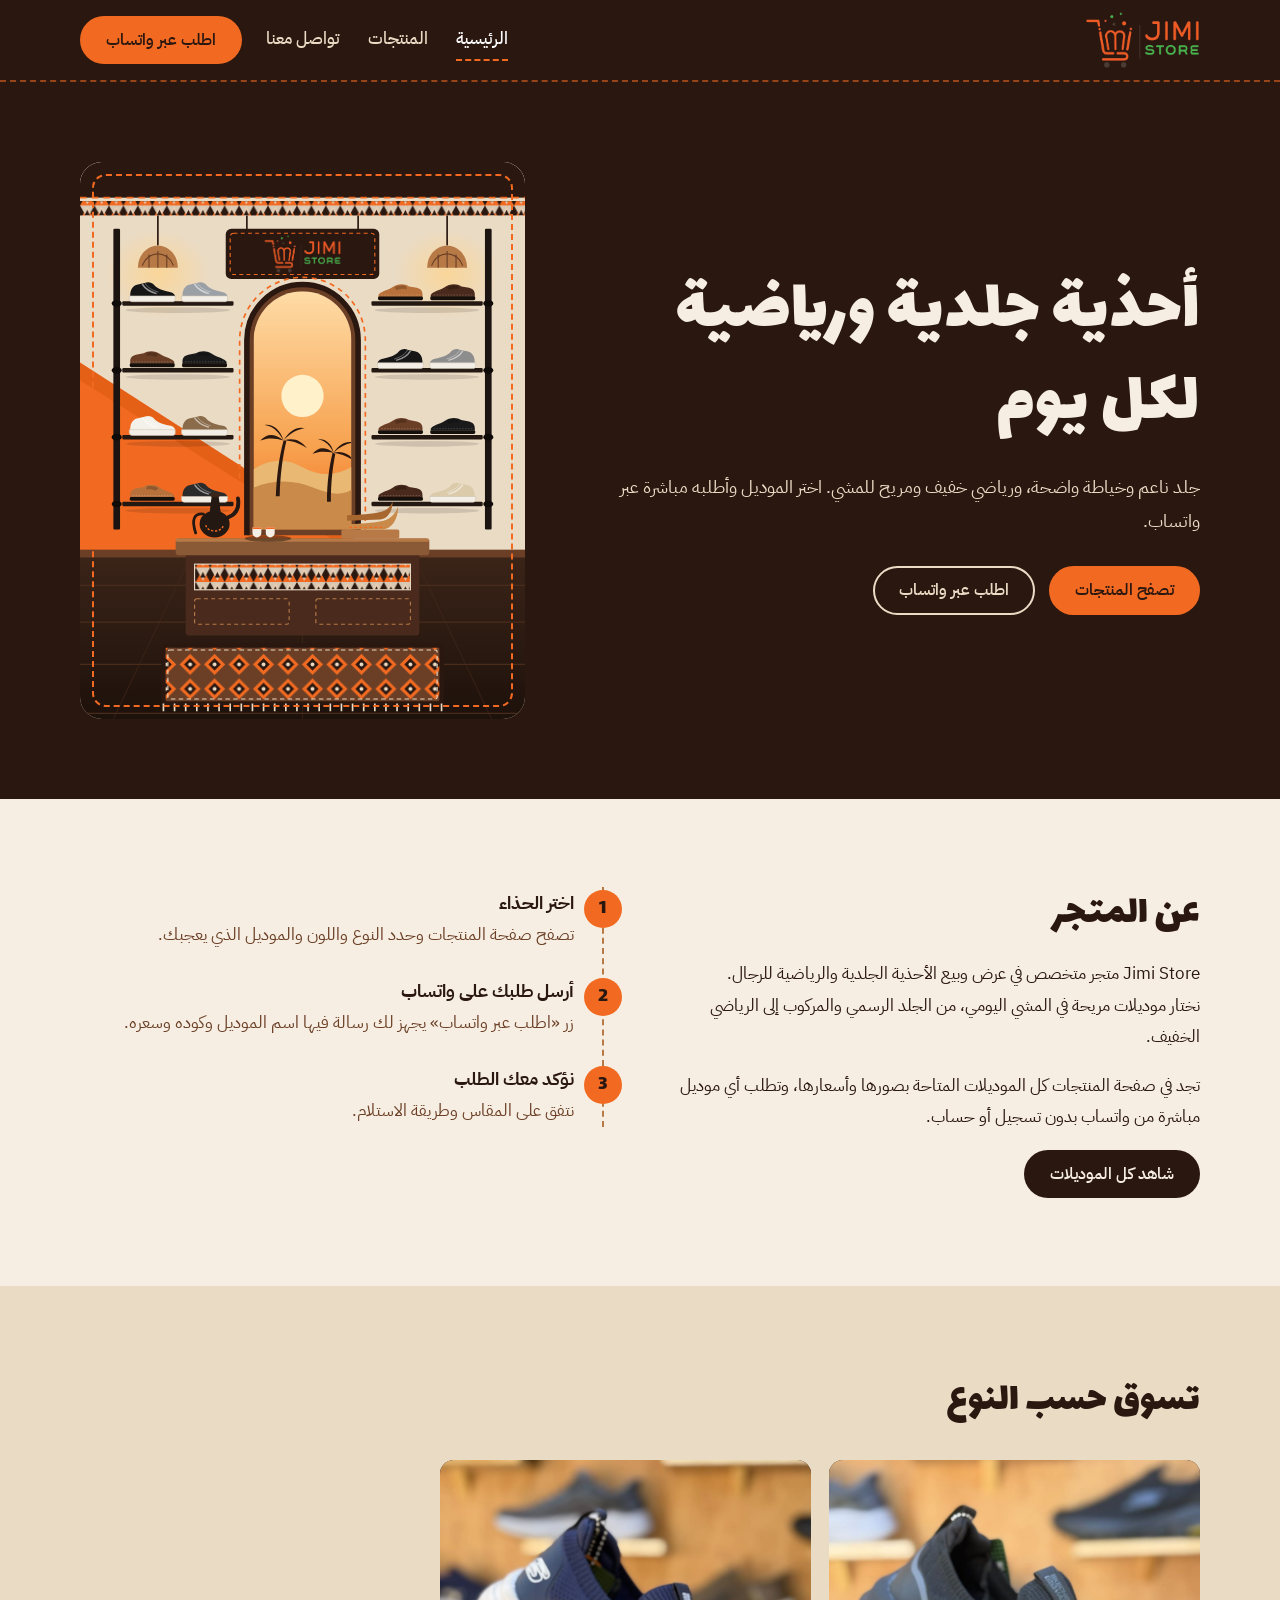
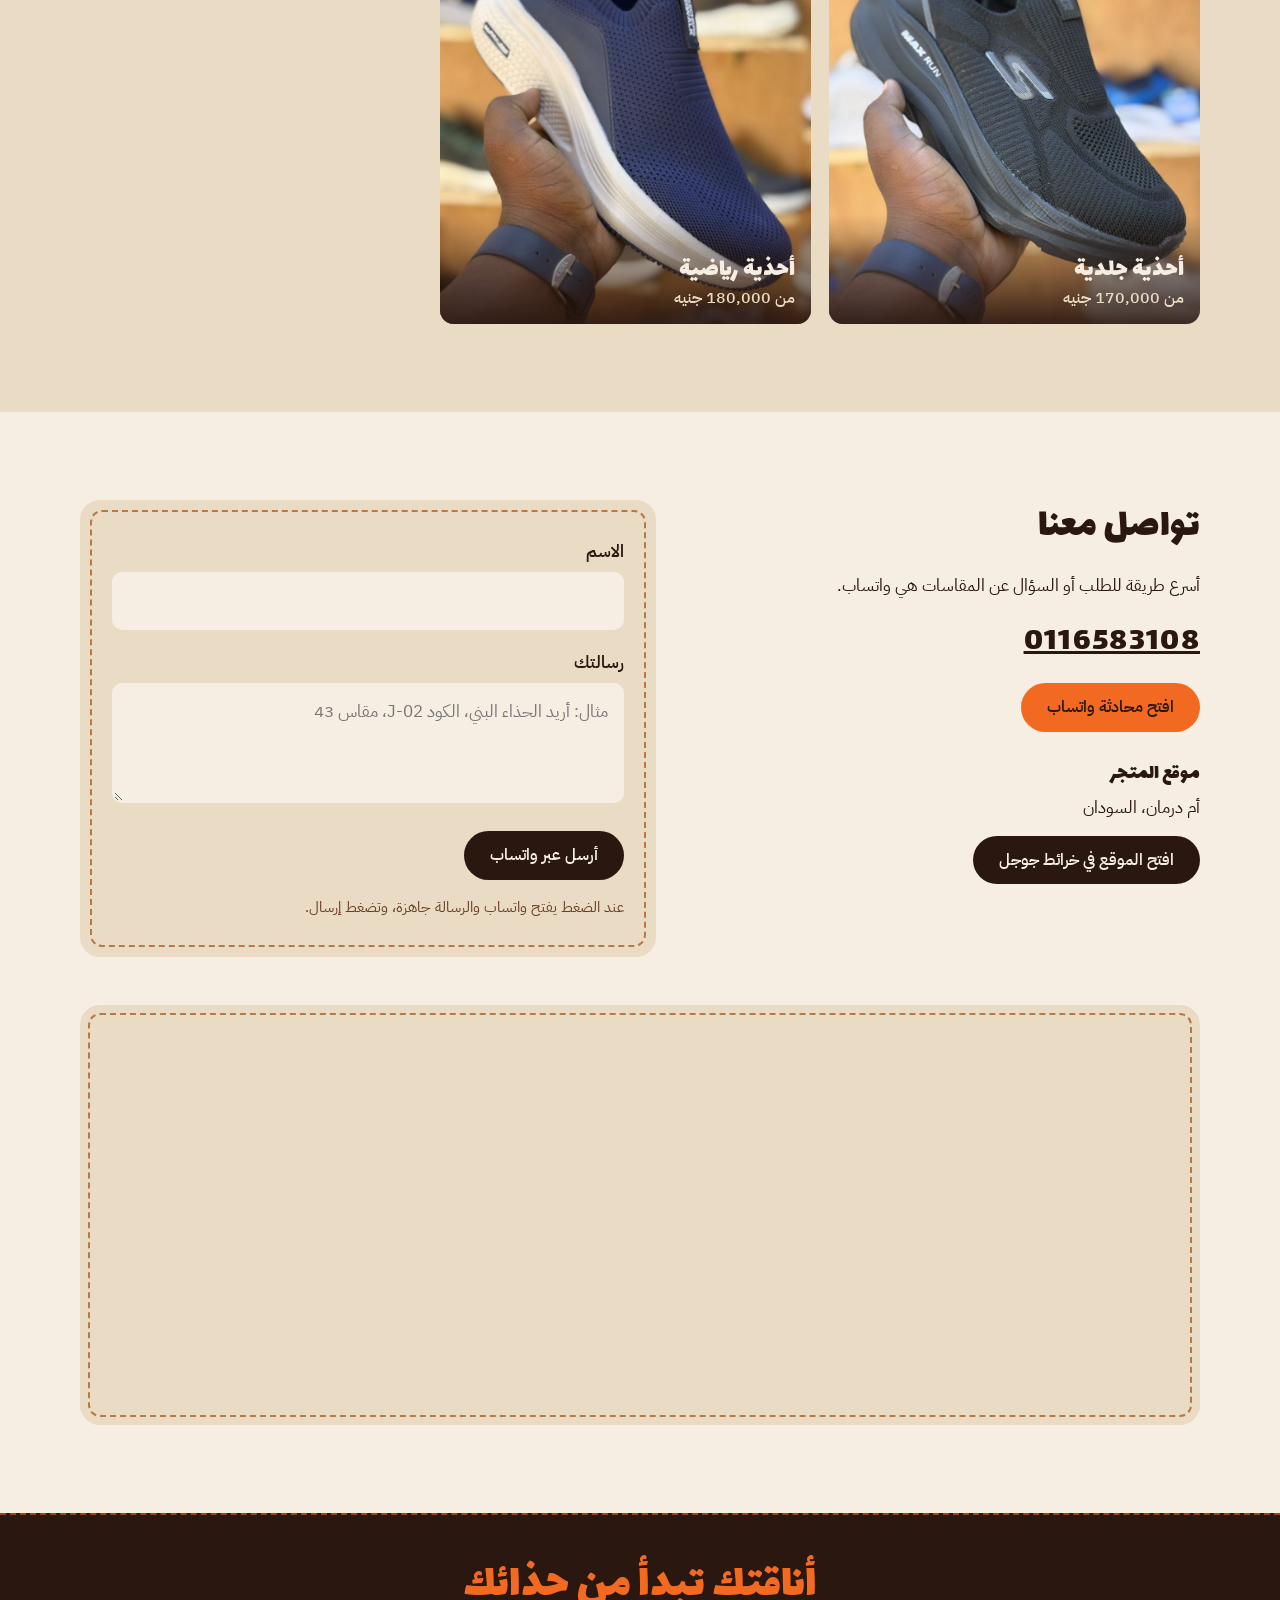
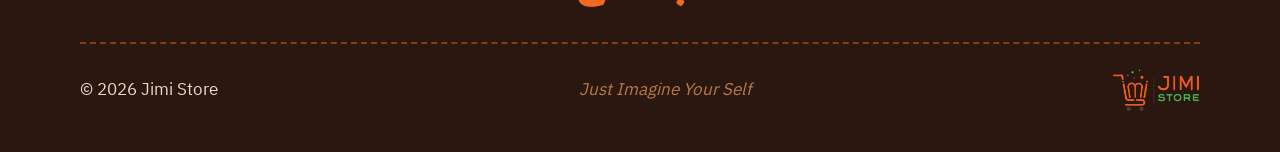
<file: index.html>
<!DOCTYPE html>
<html lang="ar" dir="rtl">
<head>
<meta charset="utf-8">
<meta name="viewport" content="width=device-width, initial-scale=1">
<title>Jimi Store | أحذية جلدية ورياضية</title>
<meta name="description" content="Jimi Store متجر أحذية جلدية ورياضية. اطلب مباشرة عبر واتساب.">
<link rel="icon" type="image/png" href="favicon.png">
<link rel="preconnect" href="https://fonts.googleapis.com">
<link rel="preconnect" href="https://fonts.gstatic.com" crossorigin>
<link href="https://fonts.googleapis.com/css2?family=IBM+Plex+Sans+Arabic:wght@400;500;600&family=Lalezar&display=swap" rel="stylesheet">
<link rel="stylesheet" href="style.css">
</head>
<body>
<header class="site-header">
  <div class="wrap bar">
    <a class="brand" href="index.html" aria-label="Jimi Store - الرئيسية"><img src="logo.png" alt="Jimi Store" width="637" height="320"></a>
    <button class="nav-toggle" type="button" aria-expanded="false" aria-controls="nav">القائمة</button>
    <nav id="nav" class="nav" aria-label="التنقل الرئيسي">
      <a href="index.html" aria-current="page">الرئيسية</a>
      <a href="products.html">المنتجات</a>
      <a href="index.html#contact">تواصل معنا</a>
    </nav>
    <a class="btn btn-orange" href="#" target="_blank" rel="noopener" data-wa data-msg="السلام عليكم، عندي استفسار من موقع Jimi Store">اطلب عبر واتساب</a>
  </div>
</header>

<main>
  <section class="hero">
    <div class="wrap hero-grid">
      <div>
        <h1>أحذية جلدية ورياضية لكل يوم</h1>
        <p>جلد ناعم وخياطة واضحة، ورياضي خفيف ومريح للمشي. اختر الموديل وأطلبه مباشرة عبر واتساب.</p>
        <div class="hero-actions">
          <a class="btn btn-orange" href="products.html">تصفح المنتجات</a>
          <a class="btn btn-line" href="#" target="_blank" rel="noopener" data-wa data-msg="السلام عليكم، أريد أن أطلب حذاء من Jimi Store">اطلب عبر واتساب</a>
        </div>
      </div>
      <div class="stitch-frame hero-photo">
        <img src="store-hero.svg" alt="متجر أحذية من الداخل بطابع سوداني" width="800" height="1000">
      </div>
    </div>
  </section>

  <section class="section" id="about">
    <div class="wrap about-grid">
      <div>
        <h2>عن المتجر</h2>
        <p>Jimi Store متجر متخصص في عرض وبيع الأحذية الجلدية والرياضية للرجال.<br>نختار موديلات مريحة في المشي اليومي، من الجلد الرسمي والمركوب إلى الرياضي الخفيف.</p>
        <p>تجد في صفحة المنتجات كل الموديلات المتاحة بصورها وأسعارها، وتطلب أي موديل مباشرة من واتساب بدون تسجيل أو حساب.</p>
        <a class="btn btn-dark" href="products.html">شاهد كل الموديلات</a>
      </div>
      <ol class="steps">
        <li><strong>اختر الحذاء</strong><span>تصفح صفحة المنتجات وحدد النوع واللون والموديل الذي يعجبك.</span></li>
        <li><strong>أرسل طلبك على واتساب</strong><span>زر «اطلب عبر واتساب» يجهز لك رسالة فيها اسم الموديل وكوده وسعره.</span></li>
        <li><strong>نؤكد معك الطلب</strong><span>نتفق على المقاس وطريقة الاستلام.</span></li>
      </ol>
    </div>
  </section>

  <section class="section section-sand" id="colors">
    <div class="wrap">
      <div class="section-head">
        <h2>تسوق حسب النوع</h2>
      </div>
      <div class="color-grid" id="tiles"></div>
    </div>
  </section>

  <section class="section" id="contact">
    <div class="wrap contact-grid">
      <div>
        <h2>تواصل معنا</h2>
        <p>أسرع طريقة للطلب أو السؤال عن المقاسات هي واتساب.</p>
        <a class="phone" href="#" data-phone></a>
        <div class="contact-actions">
          <a class="btn btn-orange" href="#" target="_blank" rel="noopener" data-wa data-msg="السلام عليكم، عندي استفسار من موقع Jimi Store">افتح محادثة واتساب</a>
        </div>
        <h3 class="loc-title">موقع المتجر</h3>
        <p class="loc-text" data-address></p>
        <p class="loc-text" data-hours-wrap hidden>أوقات العمل: <span data-hours></span></p>
        <a class="btn btn-dark" href="#" target="_blank" rel="noopener" data-maplink>افتح الموقع في خرائط جوجل</a>
      </div>
      <div class="form-box">
        <form id="contact-form">
          <div class="field">
            <label for="name">الاسم</label>
            <input id="name" name="name" type="text" required autocomplete="name">
          </div>
          <div class="field">
            <label for="message">رسالتك</label>
            <textarea id="message" name="message" required placeholder="مثال: أريد الحذاء البني، الكود J-02، مقاس 43"></textarea>
          </div>
          <button class="btn btn-dark" type="submit">أرسل عبر واتساب</button>
          <p class="form-note">عند الضغط يفتح واتساب والرسالة جاهزة، وتضغط إرسال.</p>
        </form>
      </div>
    </div>
    <div class="wrap map-wrap">
      <iframe class="map-box" title="موقع المتجر على الخريطة" loading="lazy" referrerpolicy="no-referrer-when-downgrade" data-map></iframe>
    </div>
  </section>
</main>
<footer class="site-footer">
  <div class="wrap">
    <p class="footer-motto">أناقتك تبدأ من حذائك</p>
    <div class="footer-row">
      <img src="logo.png" alt="Jimi Store" width="637" height="320">
      <p class="tagline">Just Imagine Your Self</p>
      <p>© <span data-year>2026</span> Jimi Store</p>
    </div>
  </div>
</footer>
<script src="data.js"></script>
<script src="site.js"></script>
</body>
</html>
</file>
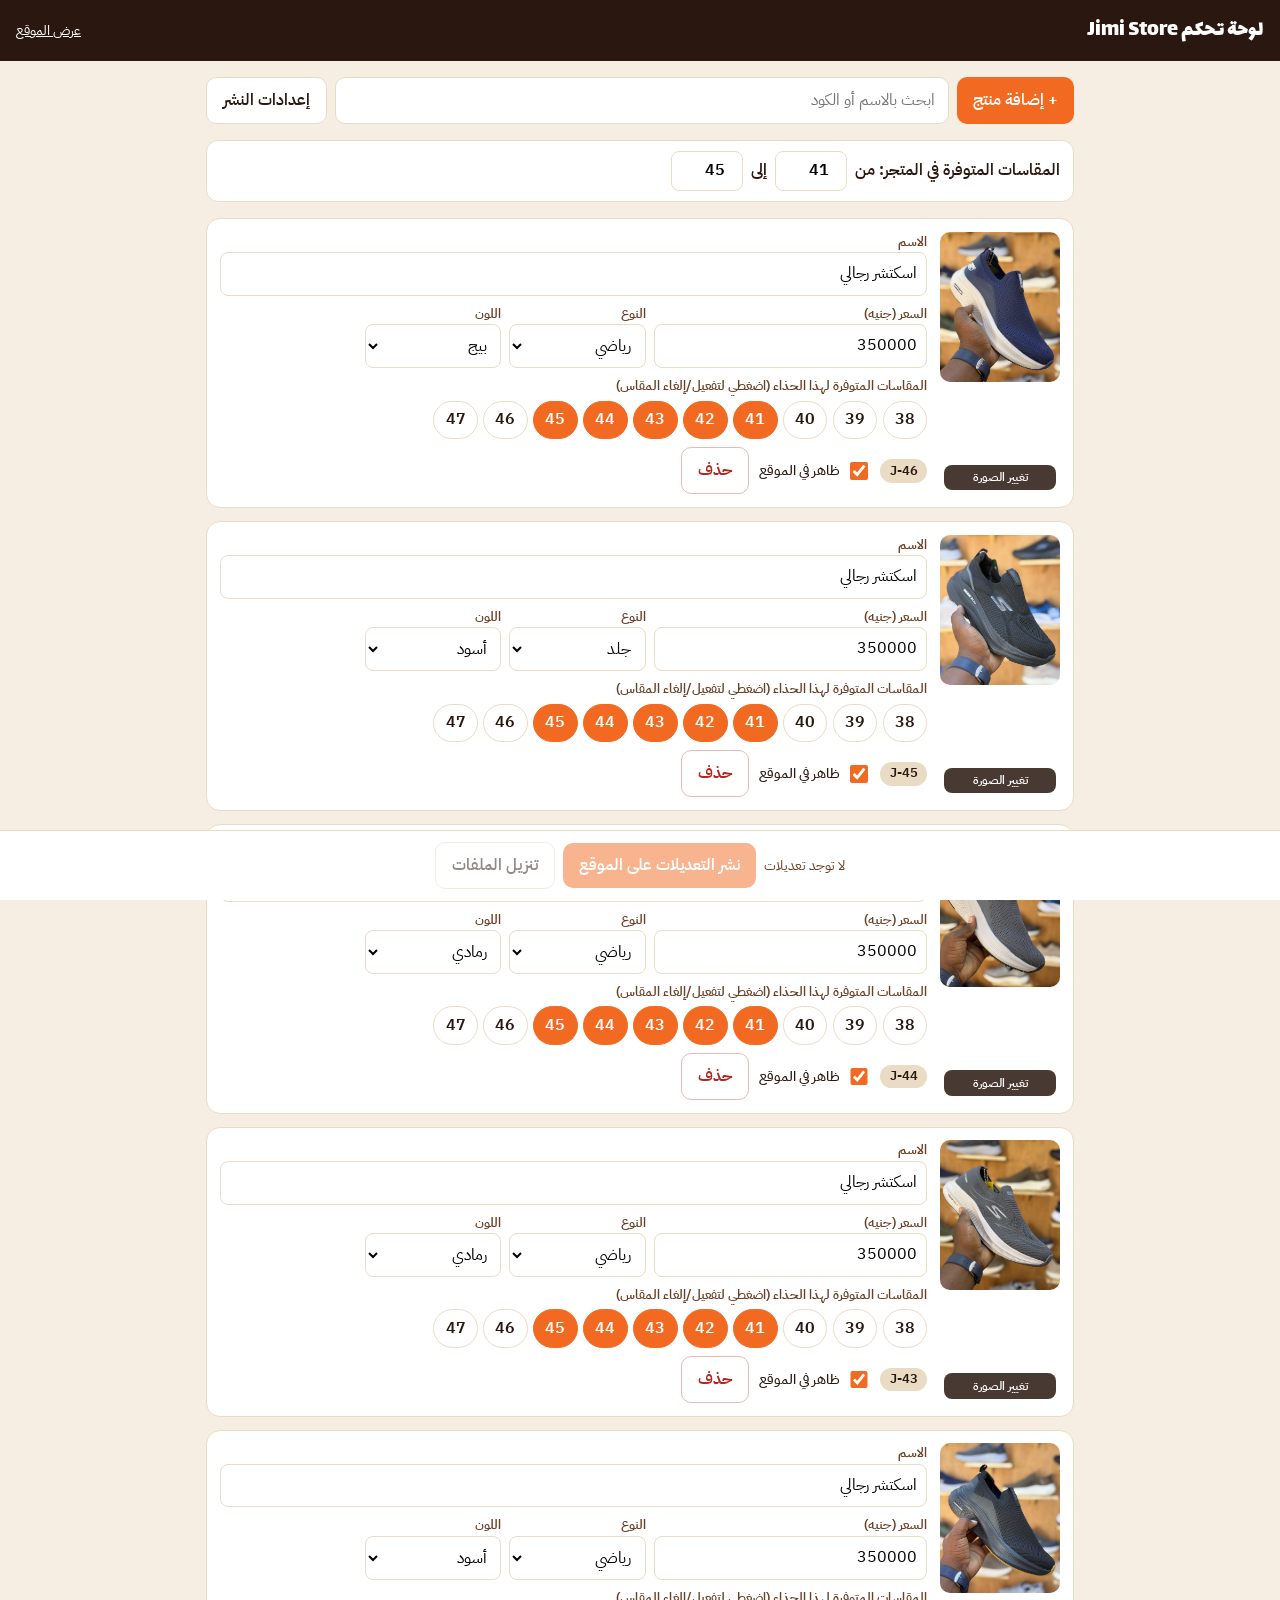
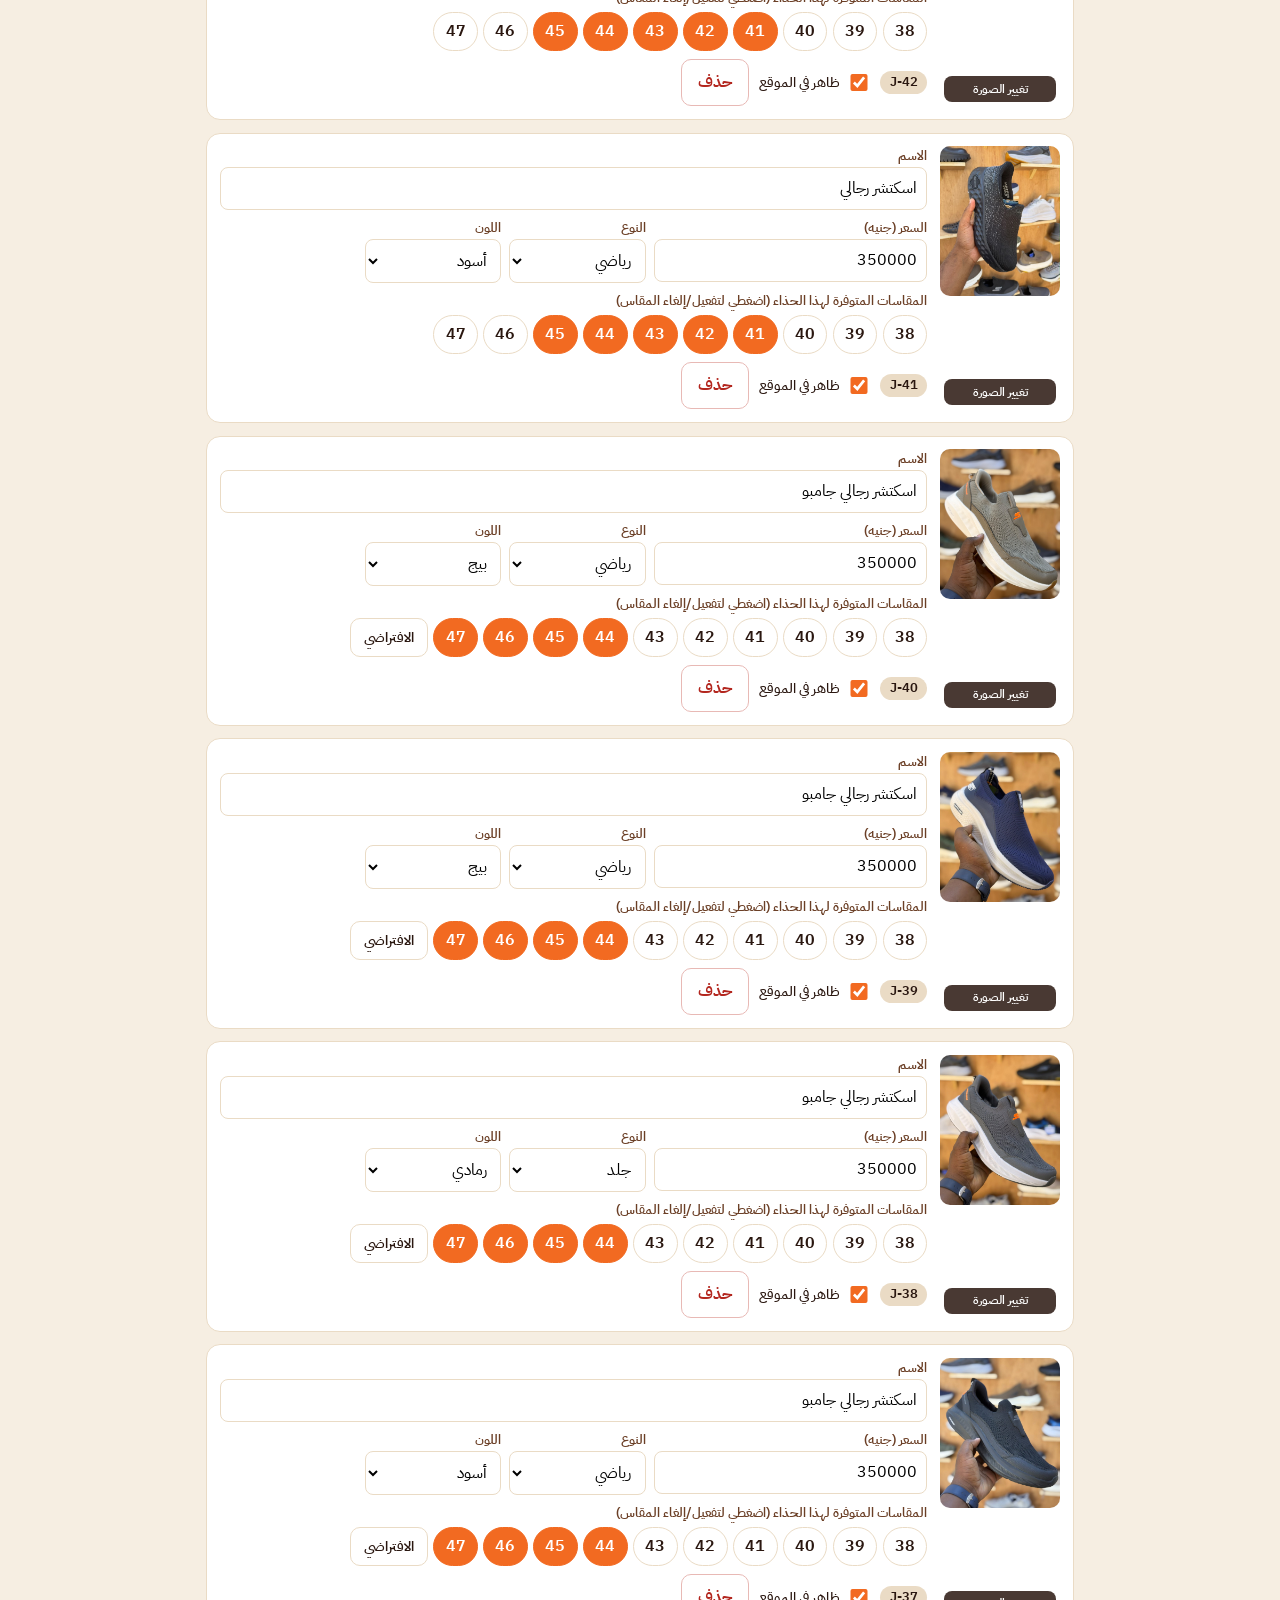
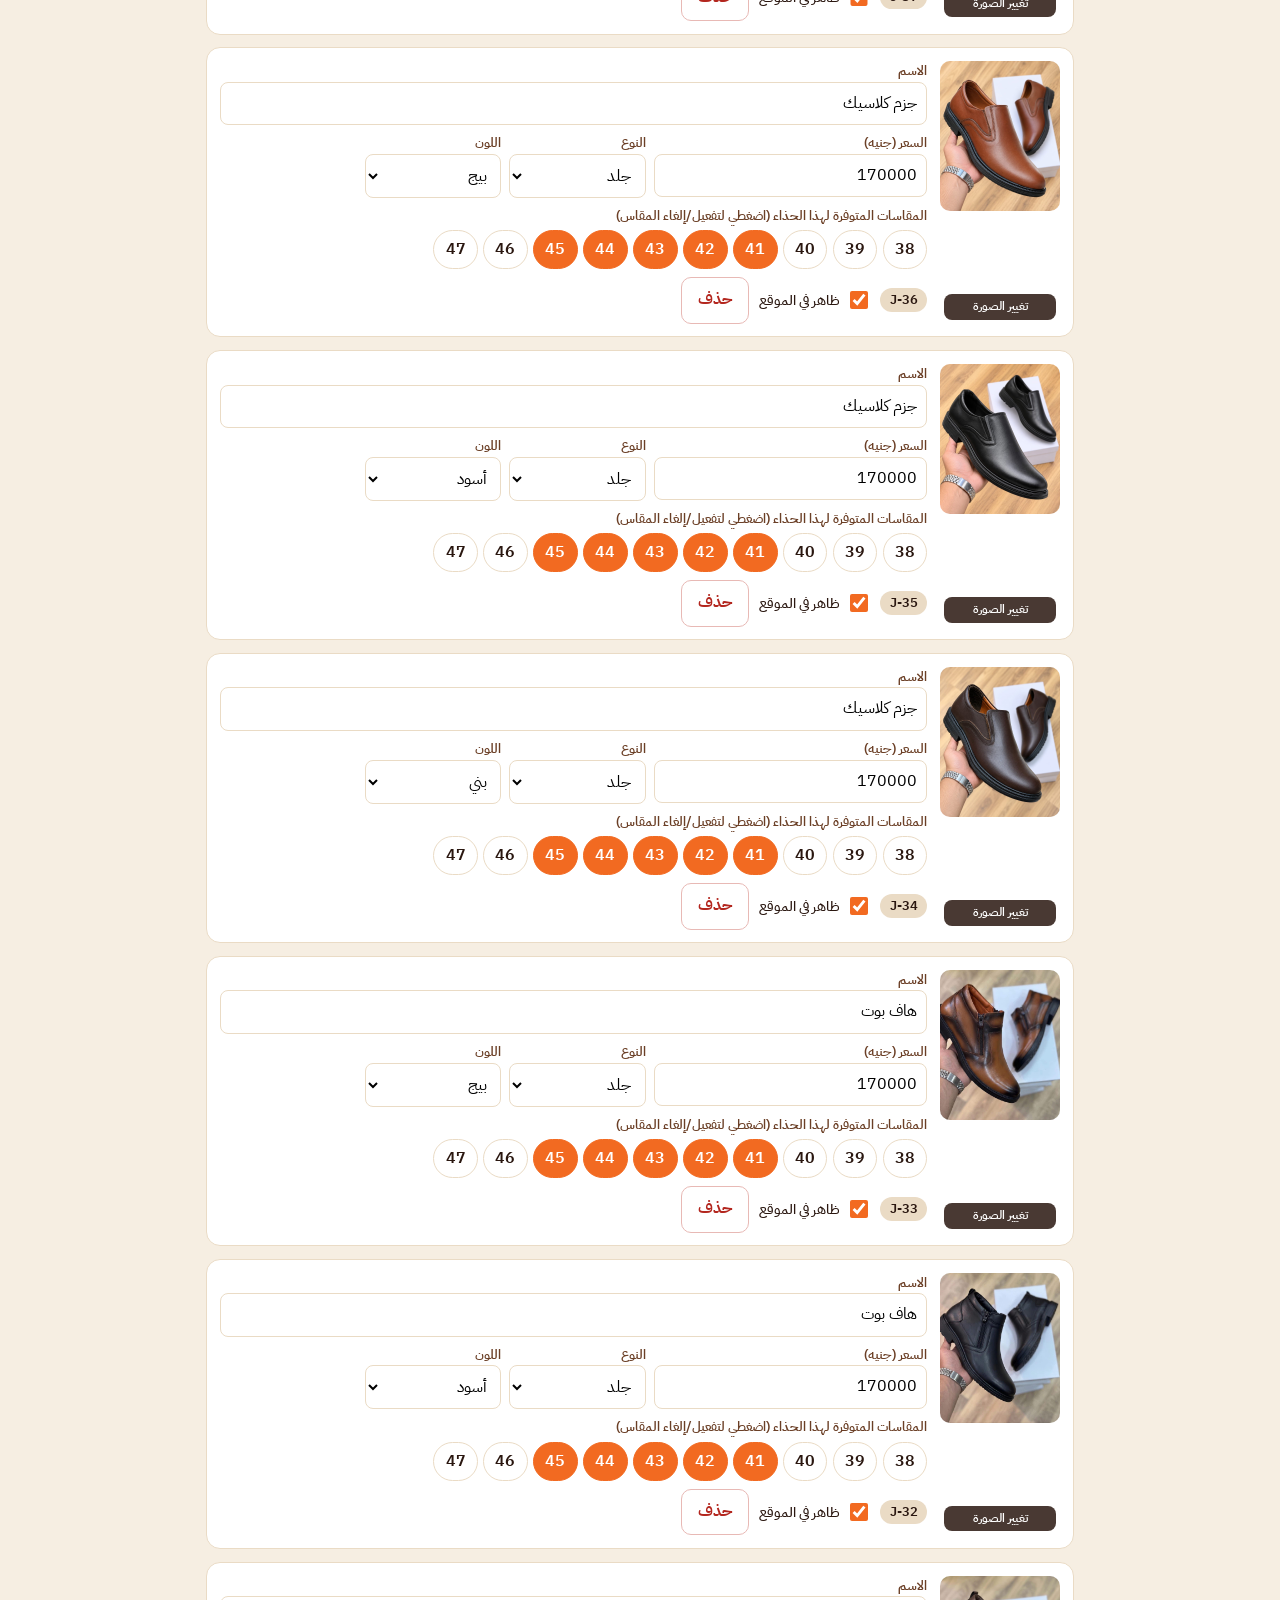
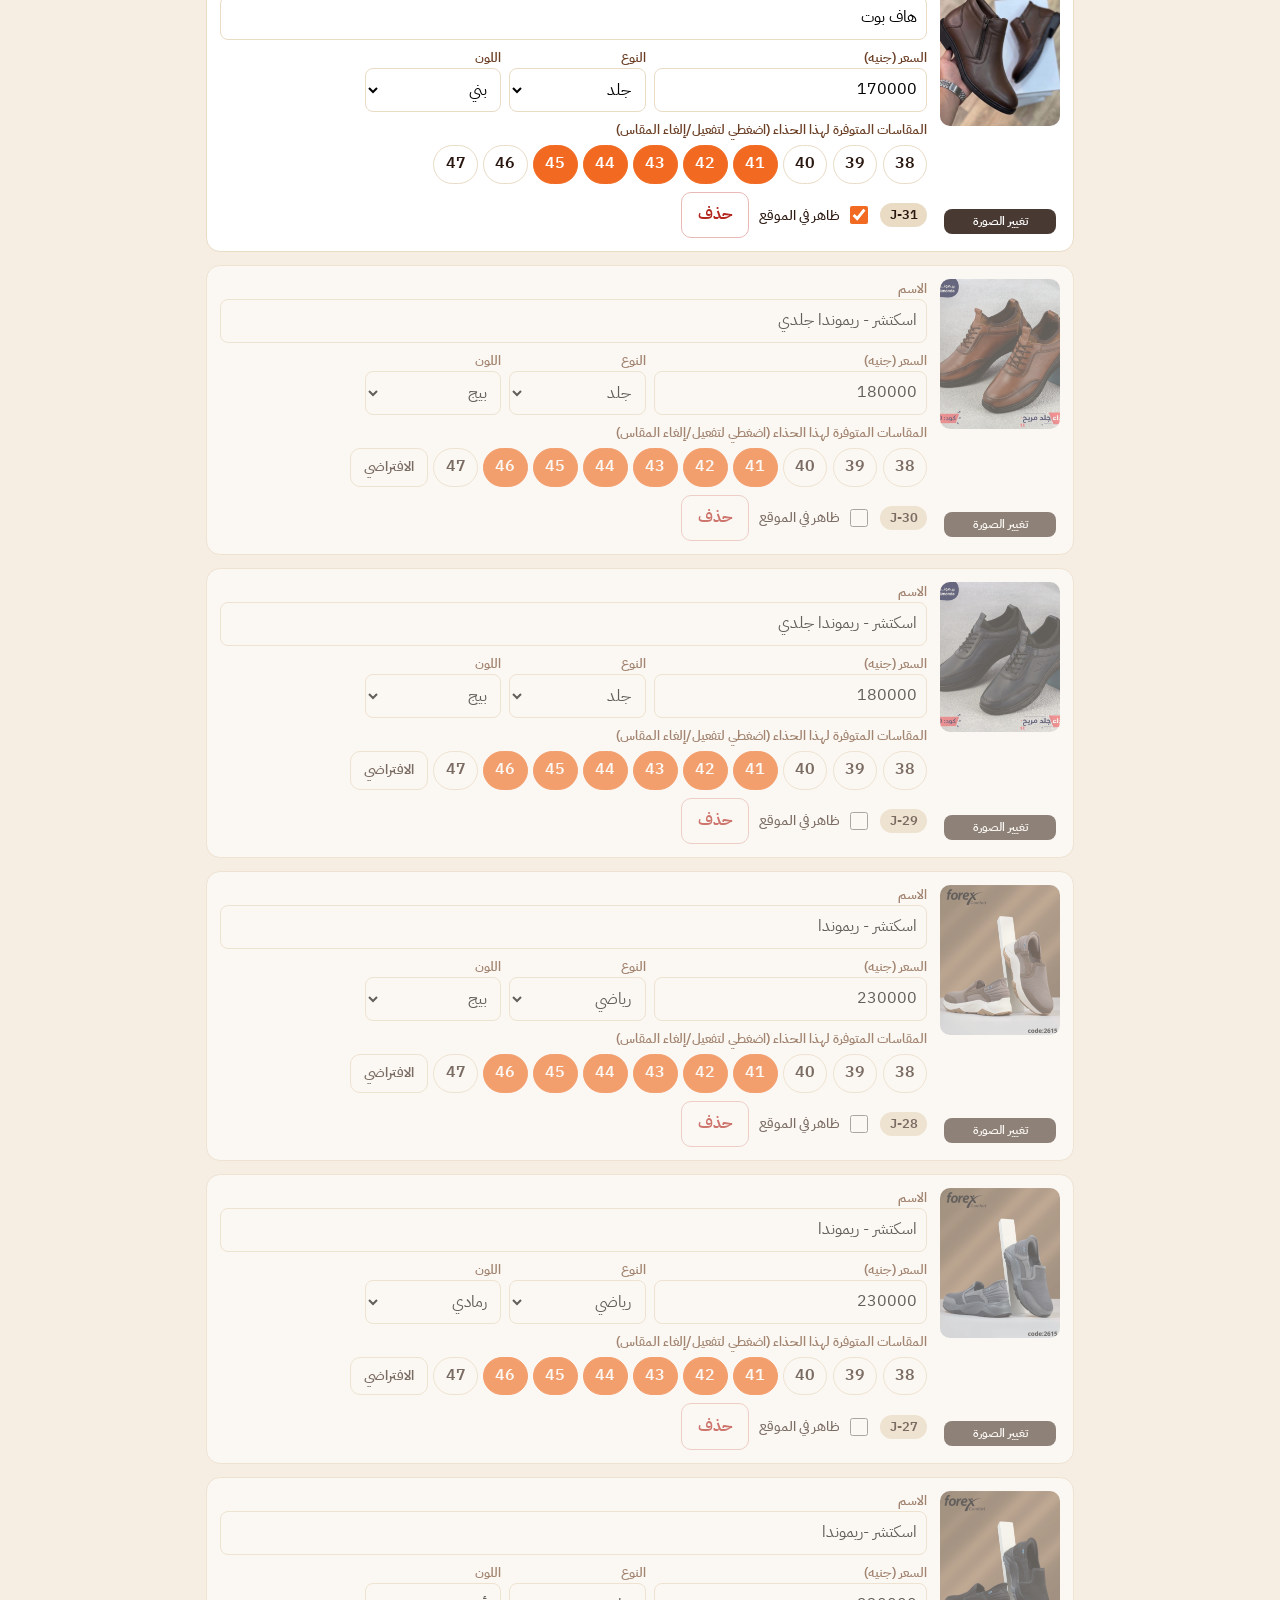
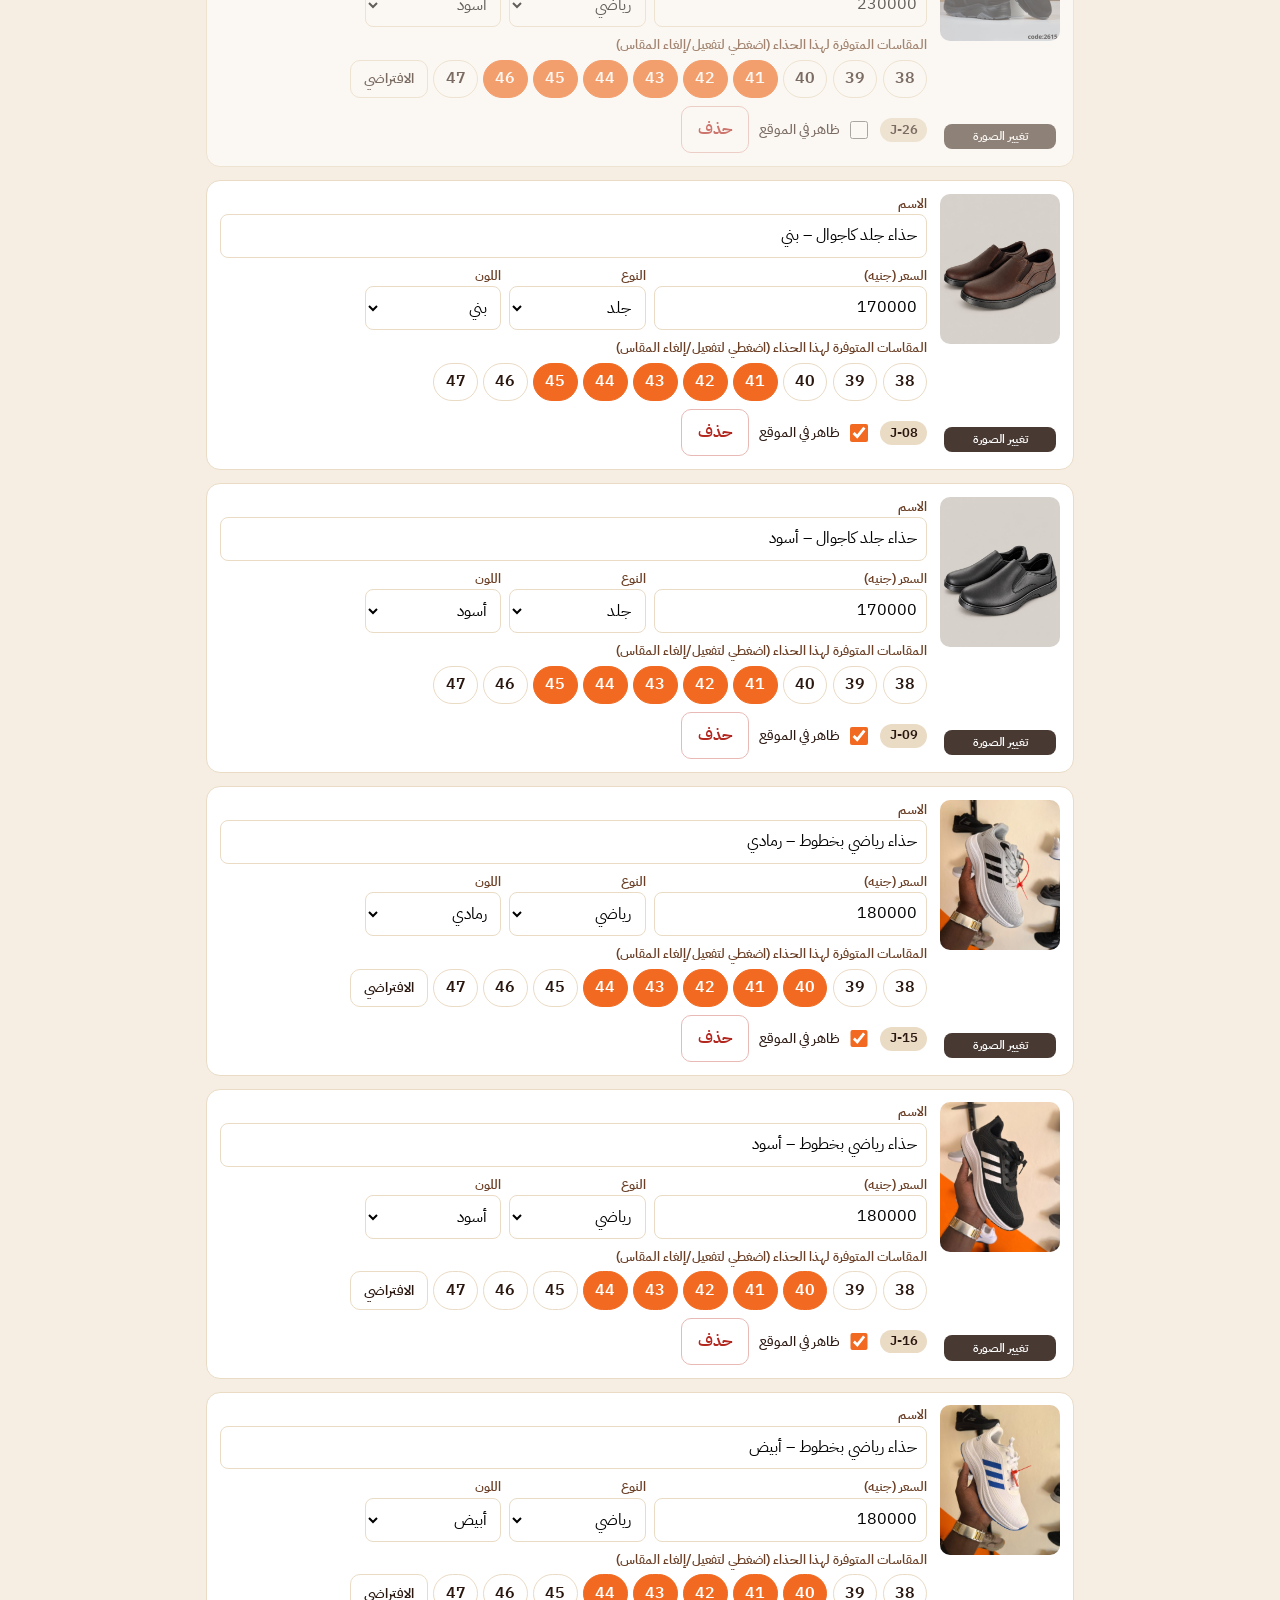
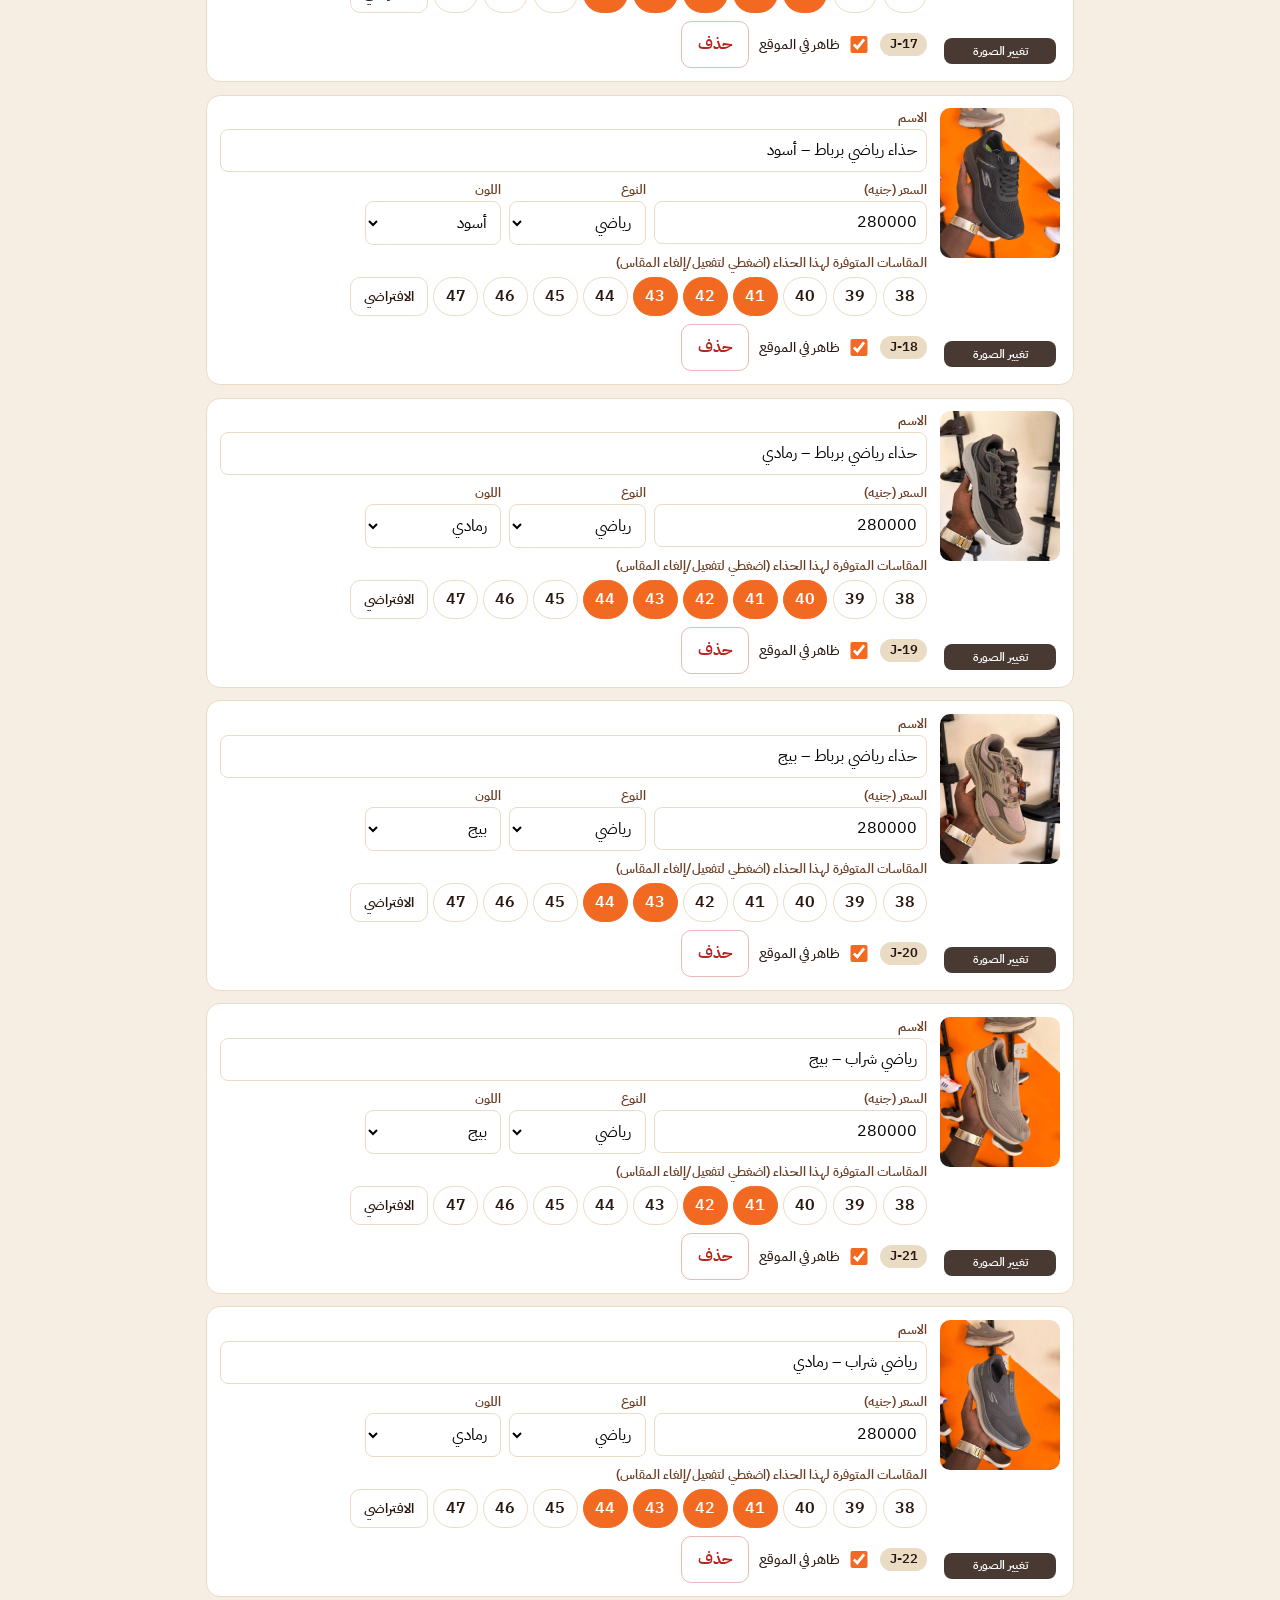
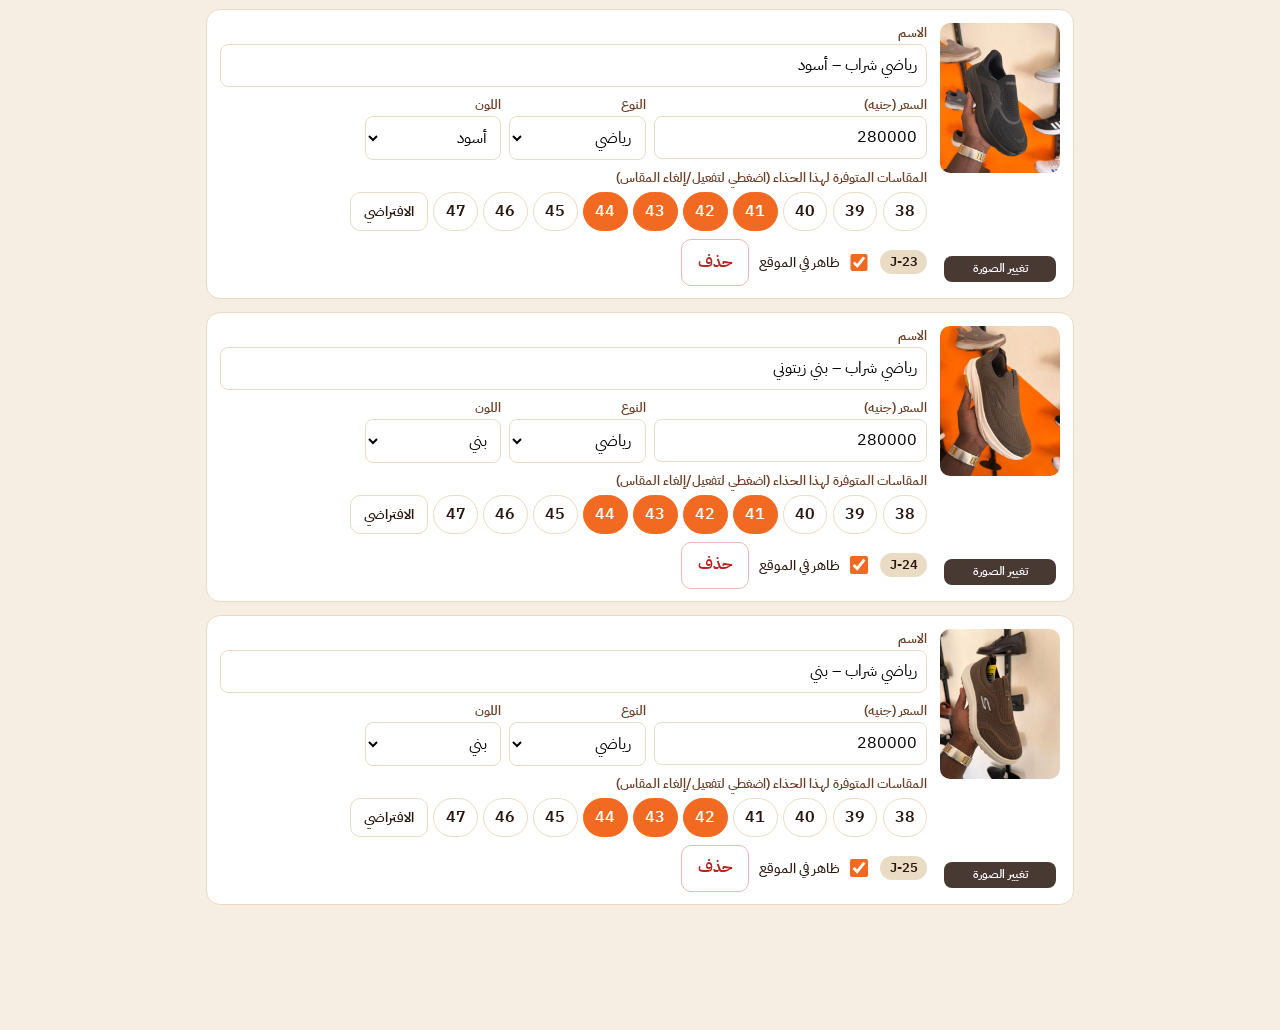
<file: admin-1.html>
<!DOCTYPE html>
<html lang="ar" dir="rtl">
<head>
<meta charset="utf-8">
<meta name="viewport" content="width=device-width, initial-scale=1">
<meta name="robots" content="noindex, nofollow">
<title>لوحة التحكم | Jimi Store</title>
<link rel="icon" type="image/png" href="favicon.png">
<link href="https://fonts.googleapis.com/css2?family=IBM+Plex+Sans+Arabic:wght@400;500;600&family=Lalezar&display=swap" rel="stylesheet">
<style>
:root{--espresso:#2a1710;--chestnut:#6b3f26;--orange:#f26a21;--orange-dark:#d9560f;--sand:#eadbc5;--linen:#f6eee2;--red:#b3261e;--green:#1e7a3c}
*,*::before,*::after{box-sizing:border-box}
body{margin:0;font-family:"IBM Plex Sans Arabic",Tahoma,sans-serif;background:var(--linen);color:var(--espresso);line-height:1.6;padding-bottom:6rem}
header{background:var(--espresso);color:#fff;padding:.8rem 1rem;display:flex;align-items:center;justify-content:space-between;gap:.5rem;position:sticky;top:0;z-index:5}
header h1{font-family:Lalezar,Tahoma,sans-serif;font-weight:400;font-size:1.4rem;margin:0}
header a{color:#fff;font-size:.9rem}
main{max-width:900px;margin:0 auto;padding:1rem}
button{font:inherit;cursor:pointer;border:0;border-radius:10px;padding:.6rem 1rem;font-weight:600}
.btn-or{background:var(--orange);color:#fff}.btn-or:hover{background:var(--orange-dark)}
.btn-dk{background:var(--espresso);color:#fff}
.btn-ln{background:#fff;color:var(--espresso);border:1.5px solid var(--sand)}
.btn-rd{background:#fff;color:var(--red);border:1.5px solid #e8b9b5}
button:disabled{opacity:.5;cursor:not-allowed}
.toolbar{display:flex;flex-wrap:wrap;gap:.5rem;margin-bottom:1rem}
.toolbar input[type=search]{flex:1;min-width:150px;padding:.6rem .8rem;border:1.5px solid var(--sand);border-radius:10px;font:inherit;background:#fff}
.card{background:#fff;border:1.5px solid var(--sand);border-radius:14px;padding:.8rem;margin-bottom:.8rem;display:grid;grid-template-columns:96px 1fr;gap:.8rem}
.card.off{opacity:.6}
.card.new{border-color:var(--orange)}
.thumb{position:relative}
.thumb img{width:96px;height:120px;object-fit:cover;border-radius:10px;background:var(--sand)}
.thumb button{position:absolute;bottom:4px;inset-inline:4px;padding:.2rem;font-size:.75rem;background:rgba(42,23,16,.85);color:#fff;border-radius:8px}
.fields{display:grid;grid-template-columns:1fr 1fr;gap:.5rem}
.fields .full{grid-column:1/-1}
label{display:block;font-size:.8rem;color:var(--chestnut);font-weight:600}
input[type=text],input[type=number],select,input[type=password]{width:100%;padding:.5rem .6rem;border:1.5px solid var(--sand);border-radius:8px;font:inherit;background:#fff}
input:focus,select:focus{outline:2px solid var(--orange);border-color:var(--orange)}
.row{display:flex;align-items:center;gap:.6rem;flex-wrap:wrap}
.code{background:var(--sand);padding:.1rem .6rem;border-radius:99px;font-size:.8rem;font-weight:600}
.chk{display:flex;align-items:center;gap:.4rem;font-size:.9rem;font-weight:500;color:var(--espresso)}
.chk input{width:1.1rem;height:1.1rem;accent-color:var(--orange)}
.bar{position:fixed;bottom:0;inset-inline:0;background:#fff;border-top:1.5px solid var(--sand);padding:.7rem 1rem;display:flex;gap:.5rem;justify-content:center;align-items:center;z-index:6;flex-wrap:wrap}
.bar .info{font-size:.9rem;color:var(--chestnut)}
dialog{border:0;border-radius:16px;padding:1.2rem;max-width:480px;width:calc(100% - 2rem);background:var(--linen);color:var(--espresso)}
dialog::backdrop{background:rgba(0,0,0,.5)}
dialog h2{margin:.2rem 0 .6rem;font-family:Lalezar,Tahoma,sans-serif;font-weight:400}
dialog .f{margin-bottom:.7rem}
dialog small{color:var(--chestnut);display:block;margin-top:.3rem}
.msg{margin:.6rem 0;padding:.6rem .8rem;border-radius:10px;font-size:.9rem;white-space:pre-line}
.msg.ok{background:#e3f4e8;color:var(--green)}.msg.err{background:#fbe6e4;color:var(--red)}.msg.inf{background:var(--sand)}
.sizes-bar{display:flex;align-items:center;gap:.5rem;flex-wrap:wrap;background:#fff;border:1.5px solid var(--sand);border-radius:12px;padding:.6rem .8rem;margin-bottom:1rem;font-weight:600}
.sizes-bar input,.pair input{width:4.5rem;padding:.4rem .5rem;border:1.5px solid var(--sand);border-radius:8px;font:inherit;text-align:center}
.fields .szfull{grid-column:1/-1}
.sizes-chips{display:flex;flex-wrap:wrap;gap:.35rem;margin-top:.25rem}
.szchip{padding:.35rem .7rem;min-width:2.7rem;border:1.5px solid var(--sand);background:#fff;color:var(--espresso);border-radius:99px;font-weight:600}
.szchip.on{background:var(--orange);border-color:var(--orange);color:#fff}
.szreset{padding:.35rem .8rem;font-size:.85rem}
.empty{text-align:center;color:var(--chestnut);padding:2rem}
@media(min-width:640px){.card{grid-template-columns:120px 1fr}.thumb img{width:120px;height:150px}.fields{grid-template-columns:2fr 1fr 1fr 1fr}.fields .full{grid-column:auto}.fields .name{grid-column:1/-1}}
</style>
</head>
<body>
<header>
  <h1>لوحة تحكم Jimi Store</h1>
  <a href="products.html" target="_blank" rel="noopener">عرض الموقع</a>
</header>

<main>
  <div id="status"></div>
  <div class="toolbar">
    <button class="btn-or" id="add-btn" type="button">+ إضافة منتج</button>
    <input type="search" id="q" placeholder="ابحث بالاسم أو الكود">
    <button class="btn-ln" id="set-btn" type="button">إعدادات النشر</button>
  </div>
  <div class="sizes-bar">
    <span>المقاسات المتوفرة في المتجر: من</span>
    <input type="number" id="s-from" min="1" max="60" inputmode="numeric">
    <span>إلى</span>
    <input type="number" id="s-to" min="1" max="60" inputmode="numeric">
  </div>
  <div id="list"></div>
</main>

<div class="bar">
  <span class="info" id="dirty-info">لا توجد تعديلات</span>
  <button class="btn-or" id="pub-btn" type="button" disabled>نشر التعديلات على الموقع</button>
  <button class="btn-ln" id="dl-btn" type="button" disabled>تنزيل الملفات</button>
</div>

<!-- إضافة منتج -->
<dialog id="add-dlg">
  <form method="dialog" id="add-form">
    <h2>منتج جديد</h2>
    <div class="f"><label for="a-name">اسم المنتج</label><input id="a-name" type="text" required placeholder="مثال: حذاء جلد برباط – بني"></div>
    <div class="f"><label for="a-price">السعر</label><input id="a-price" type="number" min="0" step="1000" required inputmode="numeric"></div>
    <div class="f"><label for="a-type">النوع</label><select id="a-type"></select></div>
    <div class="f"><label for="a-color">اللون</label><select id="a-color"></select></div>
    <div class="f"><label for="a-img">الصورة</label><input id="a-img" type="file" accept="image/*" required><small>يتم تصغير الصورة تلقائيا قبل الرفع.</small></div>
    <div class="row" style="justify-content:flex-end">
      <button class="btn-ln" type="button" id="a-cancel">إلغاء</button>
      <button class="btn-or" type="submit">إضافة</button>
    </div>
  </form>
</dialog>

<!-- إعدادات GitHub -->
<dialog id="set-dlg">
  <form method="dialog" id="set-form">
    <h2>إعدادات النشر (مرة واحدة)</h2>
    <p style="font-size:.9rem;margin:0 0 .8rem">لو أدخلت هذه البيانات، زر «نشر التعديلات» يرفع التغييرات مباشرة إلى GitHub ويتحدث الموقع خلال دقيقة تقريبا. تُحفظ في هذا المتصفح فقط.</p>
    <div class="f"><label for="g-owner">اسم حساب GitHub</label><input id="g-owner" type="text" dir="ltr" autocomplete="off"></div>
    <div class="f"><label for="g-repo">اسم المستودع (Repository)</label><input id="g-repo" type="text" dir="ltr" autocomplete="off"></div>
    <div class="f"><label for="g-branch">الفرع (Branch)</label><input id="g-branch" type="text" dir="ltr" value="main" autocomplete="off"></div>
    <div class="f"><label for="g-token">رمز الوصول (Token)</label><input id="g-token" type="password" dir="ltr" autocomplete="off">
      <small>GitHub ← Settings ← Developer settings ← Fine-grained tokens ← Generate. اختر هذا المستودع فقط، وصلاحية Contents = Read and write. لا تشارك الرمز مع أحد.</small></div>
    <div class="row" style="justify-content:space-between">
      <button class="btn-rd" type="button" id="g-clear">مسح الإعدادات</button>
      <span class="row"><button class="btn-ln" type="button" id="g-cancel">إلغاء</button><button class="btn-or" type="submit">حفظ</button></span>
    </div>
  </form>
</dialog>

<script>
(function () {
  var TYPES = { leather: "جلد", sport: "رياضي" };
  var COLORS = { beige: "بيج", tan: "جملي", brown: "بني", black: "أسود", gray: "رمادي", white: "أبيض", other: "أخرى" };
  var KEYS = ["code", "name", "type", "color", "price", "image", "alt", "w", "h", "sizes", "active"];
  var CFG = "jimi_admin_gh";

  var store = null;            // نسخة البيانات الحالية
  var origImages = [];         // صور المنتجات عند التحميل
  var pending = {};            // اسم الملف -> { blob, url }
  var dirty = false;
  var $ = function (id) { return document.getElementById(id); };

  function el(tag, cls, text) { var x = document.createElement(tag); if (cls) x.className = cls; if (text !== undefined) x.textContent = text; return x; }
  function say(text, kind) {
    var s = $("status"); s.innerHTML = "";
    if (!text) return;
    var d = el("div", "msg " + (kind || "inf"), text); s.appendChild(d);
    window.scrollTo({ top: 0, behavior: "smooth" });
  }
  function getCfg() { try { return JSON.parse(localStorage.getItem(CFG)) || null; } catch (e) { return null; } }
  function hasCfg() { var c = getCfg(); return !!(c && c.owner && c.repo && c.token); }

  function setDirty(v) {
    dirty = v;
    $("dirty-info").textContent = v ? "توجد تعديلات لم تُنشر" : "لا توجد تعديلات";
    $("pub-btn").disabled = !v;
    $("dl-btn").disabled = !v;
  }

  /* ---------- قراءة data.js ---------- */
  function parseData(text) {
    var w = {};
    new Function("window", text)(w);
    if (!w.STORE || !Array.isArray(w.STORE.products)) throw new Error("ملف data.js غير صالح");
    return w.STORE;
  }
  function b64decode(b64) {
    var bin = atob(b64.replace(/\n/g, "")), arr = new Uint8Array(bin.length);
    for (var i = 0; i < bin.length; i++) arr[i] = bin.charCodeAt(i);
    return new TextDecoder().decode(arr);
  }
  function b64encodeText(s) {
    var bytes = new TextEncoder().encode(s), bin = "";
    for (var i = 0; i < bytes.length; i++) bin += String.fromCharCode(bytes[i]);
    return btoa(bin);
  }

  /* ---------- GitHub API ---------- */
  function gh(method, path, body) {
    var c = getCfg();
    var url = "https://api.github.com/repos/" + encodeURIComponent(c.owner) + "/" + encodeURIComponent(c.repo) + "/contents/" + path;
    if (method === "GET") url += "?ref=" + encodeURIComponent(c.branch || "main") + "&t=" + Date.now();
    return fetch(url, {
      method: method,
      headers: { "Authorization": "Bearer " + c.token, "Accept": "application/vnd.github+json", "Content-Type": "application/json" },
      body: body ? JSON.stringify(body) : undefined
    }).then(function (r) {
      if (r.status === 404 && method === "GET") return null;
      if (!r.ok) {
        return r.json().catch(function () { return {}; }).then(function (j) {
          var hint = r.status === 401 ? "الرمز (Token) غير صحيح أو منتهي." : r.status === 403 ? "الرمز لا يملك صلاحية الكتابة على هذا المستودع." : r.status === 404 ? "المستودع غير موجود، راجع الاسم." : (j.message || "خطأ " + r.status);
          throw new Error(hint);
        });
      }
      return r.json();
    });
  }
  function blobToB64(blob) {
    return new Promise(function (res, rej) {
      var fr = new FileReader();
      fr.onload = function () { res(String(fr.result).split(",")[1]); };
      fr.onerror = rej;
      fr.readAsDataURL(blob);
    });
  }

  /* ---------- تحميل البيانات ---------- */
  function load() {
    var p;
    if (hasCfg()) {
      p = gh("GET", "data.js").then(function (j) {
        if (!j) throw new Error("لم أجد data.js في المستودع");
        return b64decode(j.content);
      });
    } else {
      p = fetch("data.js?t=" + Date.now(), { cache: "no-store" }).then(function (r) {
        if (!r.ok) throw new Error("تعذر تحميل data.js");
        return r.text();
      });
    }
    p.then(function (text) {
      store = parseData(text);
      origImages = store.products.map(function (x) { return x.image; });
      $("s-from").value = store.sizeFrom || ""; $("s-to").value = store.sizeTo || "";
      render();
    }).catch(function (e) {
      say("تعذر تحميل البيانات: " + e.message, "err");
    });
  }

  /* ---------- العرض ---------- */
  function imgSrc(name) { return pending[name] ? pending[name].url : name; }

  function sel(map, value, onchange) {
    var s = el("select");
    Object.keys(map).forEach(function (k) { var o = el("option", "", map[k]); o.value = k; if (k === value) o.selected = true; s.appendChild(o); });
    s.addEventListener("change", function () { onchange(s.value); });
    return s;
  }
  function field(labelText, input, cls) {
    var d = el("div", cls || ""); d.appendChild(el("label", "", labelText)); d.appendChild(input); return d;
  }

  function render() {
    var list = $("list"); list.innerHTML = "";
    var q = $("q").value.trim().toLowerCase();
    var shown = 0;
    store.products.forEach(function (p, i) {
      if (q && (p.name + " " + p.code).toLowerCase().indexOf(q) === -1) return;
      shown++;
      var card = el("div", "card" + (p.active === false ? " off" : "") + (pending[p.image] ? " new" : ""));

      var th = el("div", "thumb");
      var im = el("img"); im.src = imgSrc(p.image); im.alt = p.alt || p.name; th.appendChild(im);
      var chg = el("button", "", "تغيير الصورة"); chg.type = "button";
      chg.addEventListener("click", function () { pickImage(function (f) { replaceImage(i, f); }); });
      th.appendChild(chg);
      card.appendChild(th);

      var fs = el("div", "fields");
      var name = el("input"); name.type = "text"; name.value = p.name;
      name.addEventListener("input", function () { p.name = name.value; if (!p.altCustom) p.alt = name.value; setDirty(true); });
      fs.appendChild(field("الاسم", name, "name"));

      var price = el("input"); price.type = "number"; price.min = "0"; price.step = "1000"; price.value = p.price; price.inputMode = "numeric";
      price.addEventListener("input", function () { p.price = Number(price.value) || 0; setDirty(true); });
      fs.appendChild(field("السعر (" + (store.currency || "") + ")", price));

      fs.appendChild(field("النوع", sel(TYPES, p.type, function (v) { p.type = v; setDirty(true); })));
      fs.appendChild(field("اللون", sel(COLORS, p.color, function (v) { p.color = v; setDirty(true); })));

      var szBox = el("div", "sizes-chips");
      var eff = function () {
        if (Array.isArray(p.sizes)) return p.sizes;
        var r = [];
        if (store.sizeFrom && store.sizeTo) for (var q = store.sizeFrom; q <= store.sizeTo; q++) r.push(q);
        return r;
      };
      var cur = eff(), lo = Math.min.apply(null, [38].concat(cur)), hi = Math.max.apply(null, [47].concat(cur));
      for (var n = lo; n <= hi; n++) (function (n) {
        var b = el("button", "szchip" + (cur.indexOf(n) > -1 ? " on" : ""), String(n)); b.type = "button";
        b.addEventListener("click", function () {
          var arr = eff().slice(), k = arr.indexOf(n);
          if (k > -1) arr.splice(k, 1); else arr.push(n);
          arr.sort(function (x, y) { return x - y; });
          p.sizes = arr; b.classList.toggle("on"); setDirty(true);
        });
        szBox.appendChild(b);
      })(n);
      if (Array.isArray(p.sizes)) {
        var rs = el("button", "btn-ln szreset", "الافتراضي"); rs.type = "button";
        rs.addEventListener("click", function () { delete p.sizes; setDirty(true); render(); });
        szBox.appendChild(rs);
      }
      fs.appendChild(field("المقاسات المتوفرة لهذا الحذاء (اضغطي لتفعيل/إلغاء المقاس)", szBox, "szfull"));

      var act = el("div", "full row");
      act.appendChild(el("span", "code", p.code));
      var lab = el("label", "chk"); var cb = el("input"); cb.type = "checkbox"; cb.checked = p.active !== false;
      cb.addEventListener("change", function () { p.active = cb.checked; setDirty(true); card.classList.toggle("off", !cb.checked); });
      lab.appendChild(cb); lab.appendChild(document.createTextNode("ظاهر في الموقع"));
      act.appendChild(lab);
      var del = el("button", "btn-rd", "حذف"); del.type = "button";
      del.addEventListener("click", function () {
        if (!confirm("حذف «" + p.name + "» نهائيا مع صورته؟")) return;
        store.products.splice(i, 1); setDirty(true); render();
      });
      act.appendChild(del);
      fs.appendChild(act);

      card.appendChild(fs);
      list.appendChild(card);
    });
    if (!shown) list.appendChild(el("p", "empty", "لا توجد منتجات مطابقة."));
  }

  /* ---------- الصور ---------- */
  function pickImage(cb) {
    var inp = document.createElement("input"); inp.type = "file"; inp.accept = "image/*";
    inp.addEventListener("change", function () { if (inp.files[0]) cb(inp.files[0]); });
    inp.click();
  }
  function shrink(file) {
    return new Promise(function (res, rej) {
      var url = URL.createObjectURL(file), img = new Image();
      img.onload = function () {
        var max = 1200, s = Math.min(1, max / Math.max(img.naturalWidth, img.naturalHeight));
        var w = Math.round(img.naturalWidth * s), h = Math.round(img.naturalHeight * s);
        var c = document.createElement("canvas"); c.width = w; c.height = h;
        var ctx = c.getContext("2d"); ctx.fillStyle = "#fff"; ctx.fillRect(0, 0, w, h); ctx.drawImage(img, 0, 0, w, h);
        URL.revokeObjectURL(url);
        c.toBlob(function (b) { b ? res({ blob: b, w: w, h: h }) : rej(new Error("فشل تصغير الصورة")); }, "image/jpeg", 0.85);
      };
      img.onerror = function () { URL.revokeObjectURL(url); rej(new Error("ملف الصورة غير صالح")); };
      img.src = url;
    });
  }
  function newImageName(code) { return "shoe-" + code.toLowerCase() + "-" + Date.now().toString(36) + ".jpg"; }

  function replaceImage(i, file) {
    var p = store.products[i];
    shrink(file).then(function (r) {
      if (pending[p.image]) { URL.revokeObjectURL(pending[p.image].url); delete pending[p.image]; }
      var n = newImageName(p.code);
      pending[n] = { blob: r.blob, url: URL.createObjectURL(r.blob) };
      p.image = n; p.w = r.w; p.h = r.h;
      setDirty(true); render();
    }).catch(function (e) { say(e.message, "err"); });
  }

  /* ---------- إضافة منتج ---------- */
  function nextCode() {
    var m = 0;
    store.products.forEach(function (p) { var n = parseInt(String(p.code).replace(/\D/g, ""), 10); if (n > m) m = n; });
    return "J-" + String(m + 1).padStart(2, "0");
  }
  function fill(s, map) { s.innerHTML = ""; Object.keys(map).forEach(function (k) { var o = el("option", "", map[k]); o.value = k; s.appendChild(o); }); }
  fill($("a-type"), TYPES); fill($("a-color"), COLORS);

  $("add-btn").addEventListener("click", function () { if (!store) return; $("add-form").reset(); $("add-dlg").showModal(); });
  $("a-cancel").addEventListener("click", function () { $("add-dlg").close(); });
  $("add-form").addEventListener("submit", function (e) {
    e.preventDefault();
    var f = $("a-img").files[0]; if (!f) return;
    var code = nextCode(), name = $("a-name").value.trim();
    shrink(f).then(function (r) {
      var n = newImageName(code);
      pending[n] = { blob: r.blob, url: URL.createObjectURL(r.blob) };
      store.products.unshift({ code: code, name: name, type: $("a-type").value, color: $("a-color").value, price: Number($("a-price").value) || 0, image: n, alt: name, w: r.w, h: r.h, active: true });
      $("add-dlg").close(); setDirty(true); render();
      window.scrollTo({ top: 0, behavior: "smooth" });
    }).catch(function (err) { say(err.message, "err"); });
  });

  ["from", "to"].forEach(function (k) {
    $("s-" + k).addEventListener("input", function () {
      if (!store) return;
      var key = k === "from" ? "sizeFrom" : "sizeTo", v = $("s-" + k).value;
      if (v) store[key] = Number(v); else delete store[key];
      setDirty(true); render();
    });
  });
  $("q").addEventListener("input", function () { if (store) render(); });

  /* ---------- توليد data.js ---------- */
  function js(v) { return JSON.stringify(v); }
  function buildDataJs() {
    var skip = { products: 1 };
    var out = "/* ===== بيانات المتجر - عدّل هذا الملف لتغيير المنتجات والأسعار والإعدادات ===== */\nwindow.STORE = {\n";
    Object.keys(store).forEach(function (k) { if (!skip[k]) out += "  " + k + ": " + js(store[k]) + ",\n"; });
    out += "  /* للإخفاء بدون حذف: غيّر active إلى false */\n  products: [\n";
    store.products.forEach(function (p) {
      var parts = [];
      KEYS.forEach(function (k) { if (p[k] !== undefined) parts.push(k + ": " + js(p[k])); });
      out += "    { " + parts.join(", ") + " },\n";
    });
    out += "  ]\n};\n";
    return out;
  }
  function stale() {
    var used = {}; store.products.forEach(function (p) { used[p.image] = 1; });
    return origImages.filter(function (n, i) { return !used[n] && origImages.indexOf(n) === i; });
  }
  function toUpload() {
    var used = {}; store.products.forEach(function (p) { used[p.image] = 1; });
    return Object.keys(pending).filter(function (n) { return used[n]; });
  }

  /* ---------- النشر ---------- */
  $("pub-btn").addEventListener("click", function () {
    if (!hasCfg()) { say("لنشر التعديلات مباشرة أدخل إعدادات GitHub أولا، أو استخدم زر «تنزيل الملفات».", "inf"); openSettings(); return; }
    if (!confirm("نشر التعديلات على الموقع الآن؟")) return;
    var btn = $("pub-btn"); btn.disabled = true; $("dl-btn").disabled = true;
    var ups = toUpload(), dels = stale(), total = ups.length + 1 + dels.length, done = 0;
    function prog(t) { say("جاري النشر (" + done + "/" + total + ")... " + t, "inf"); }
    var chain = Promise.resolve();

    ups.forEach(function (n) {
      chain = chain.then(function () {
        prog("رفع صورة");
        return blobToB64(pending[n].blob).then(function (b64) {
          return gh("GET", n).then(function (ex) {
            var body = { message: "إضافة صورة " + n, content: b64, branch: getCfg().branch || "main" };
            if (ex && ex.sha) body.sha = ex.sha;
            return gh("PUT", n, body);
          });
        }).then(function () { done++; });
      });
    });

    chain = chain.then(function () {
      prog("تحديث data.js");
      return gh("GET", "data.js").then(function (ex) {
        var body = { message: "تحديث المنتجات والأسعار من لوحة التحكم", content: b64encodeText(buildDataJs()), branch: getCfg().branch || "main" };
        if (ex && ex.sha) body.sha = ex.sha;
        return gh("PUT", "data.js", body);
      }).then(function () { done++; });
    });

    dels.forEach(function (n) {
      chain = chain.then(function () {
        prog("حذف صورة قديمة");
        return gh("GET", n).then(function (ex) {
          if (!ex || !ex.sha) return;
          return gh("DELETE", n, { message: "حذف صورة " + n, sha: ex.sha, branch: getCfg().branch || "main" });
        }).then(function () { done++; });
      });
    });

    chain.then(function () {
      origImages = store.products.map(function (p) { return p.image; });
      Object.keys(pending).forEach(function (n) { if (origImages.indexOf(n) === -1) { URL.revokeObjectURL(pending[n].url); delete pending[n]; } });
      setDirty(false); render();
      say("تم النشر ✔\nالتغييرات تظهر في الموقع خلال دقيقة إلى دقيقتين (حدّث الصفحة).", "ok");
    }).catch(function (e) {
      setDirty(true);
      say("توقف النشر: " + e.message + "\nيمكنك المحاولة مرة أخرى؛ ما تم رفعه سابقا لا يتكرر ضرره.", "err");
    });
  });

  /* ---------- تنزيل الملفات (بدون GitHub) ---------- */
  function download(blob, name) {
    var a = document.createElement("a"); a.href = URL.createObjectURL(blob); a.download = name;
    document.body.appendChild(a); a.click(); a.remove();
    setTimeout(function () { URL.revokeObjectURL(a.href); }, 2000);
  }
  function loadZip() {
    return new Promise(function (res, rej) {
      if (window.JSZip) return res(window.JSZip);
      var s = document.createElement("script");
      s.src = "https://cdnjs.cloudflare.com/ajax/libs/jszip/3.10.1/jszip.min.js";
      s.onload = function () { res(window.JSZip); };
      s.onerror = function () { rej(new Error("تعذر تحميل أداة الضغط، تأكد من الإنترنت")); };
      document.head.appendChild(s);
    });
  }
  $("dl-btn").addEventListener("click", function () {
    var ups = toUpload(), dels = stale();
    var dataBlob = new Blob([buildDataJs()], { type: "text/javascript;charset=utf-8" });
    if (!ups.length) {
      download(dataBlob, "data.js");
    } else {
      loadZip().then(function (JSZip) {
        var z = new JSZip(); z.file("data.js", buildDataJs());
        ups.forEach(function (n) { z.file(n, pending[n].blob); });
        return z.generateAsync({ type: "blob" });
      }).then(function (b) { download(b, "jimi-update.zip"); }).catch(function (e) { say(e.message, "err"); return; });
    }
    var m = "تم التنزيل. ارفع " + (ups.length ? "الملفات (data.js + الصور الجديدة بعد فك الضغط)" : "ملف data.js") + " إلى المستودع في GitHub واستبدل القديم.";
    if (dels.length) m += "\nيمكنك أيضا حذف الصور القديمة غير المستخدمة:\n" + dels.join("\n");
    say(m, "ok");
  });

  /* ---------- إعدادات GitHub ---------- */
  function openSettings() {
    var c = getCfg() || {};
    $("g-owner").value = c.owner || ""; $("g-repo").value = c.repo || ""; $("g-branch").value = c.branch || "main"; $("g-token").value = c.token || "";
    $("set-dlg").showModal();
  }
  $("set-btn").addEventListener("click", openSettings);
  $("g-cancel").addEventListener("click", function () { $("set-dlg").close(); });
  $("g-clear").addEventListener("click", function () { localStorage.removeItem(CFG); $("set-dlg").close(); say("تم مسح إعدادات النشر من هذا المتصفح.", "inf"); });
  $("set-form").addEventListener("submit", function (e) {
    e.preventDefault();
    localStorage.setItem(CFG, JSON.stringify({
      owner: $("g-owner").value.trim(), repo: $("g-repo").value.trim(),
      branch: $("g-branch").value.trim() || "main", token: $("g-token").value.trim()
    }));
    $("set-dlg").close();
    say("تم الحفظ. جاري التحقق من الاتصال...", "inf");
    gh("GET", "data.js").then(function (j) {
      if (!j) throw new Error("لم أجد data.js في المستودع، راجع اسم المستودع والفرع");
      say("الاتصال ناجح ✔ يمكنك الآن النشر مباشرة.", "ok");
    }).catch(function (err) { say("فشل الاتصال: " + err.message, "err"); });
  });

  window.addEventListener("beforeunload", function (e) { if (dirty) { e.preventDefault(); e.returnValue = ""; } });

  load();
})();
</script>
</body>
</html>
</file>
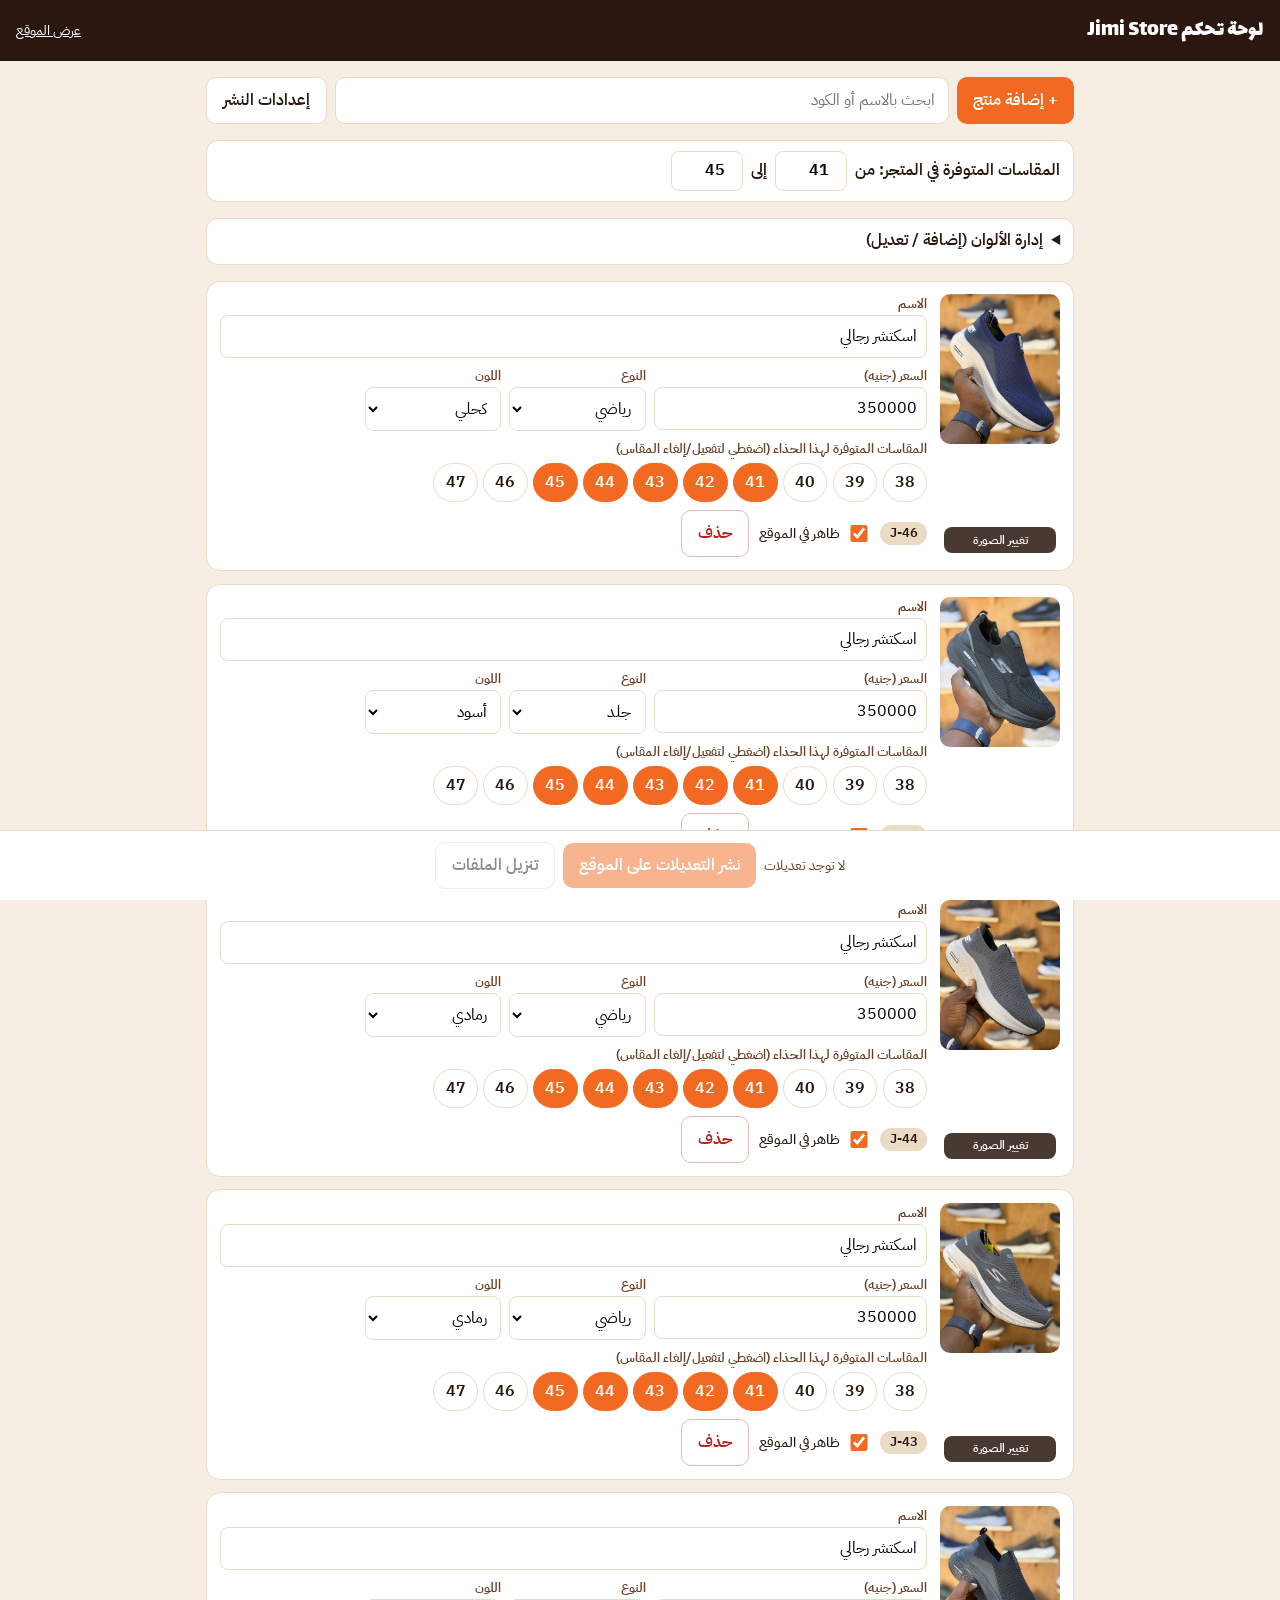
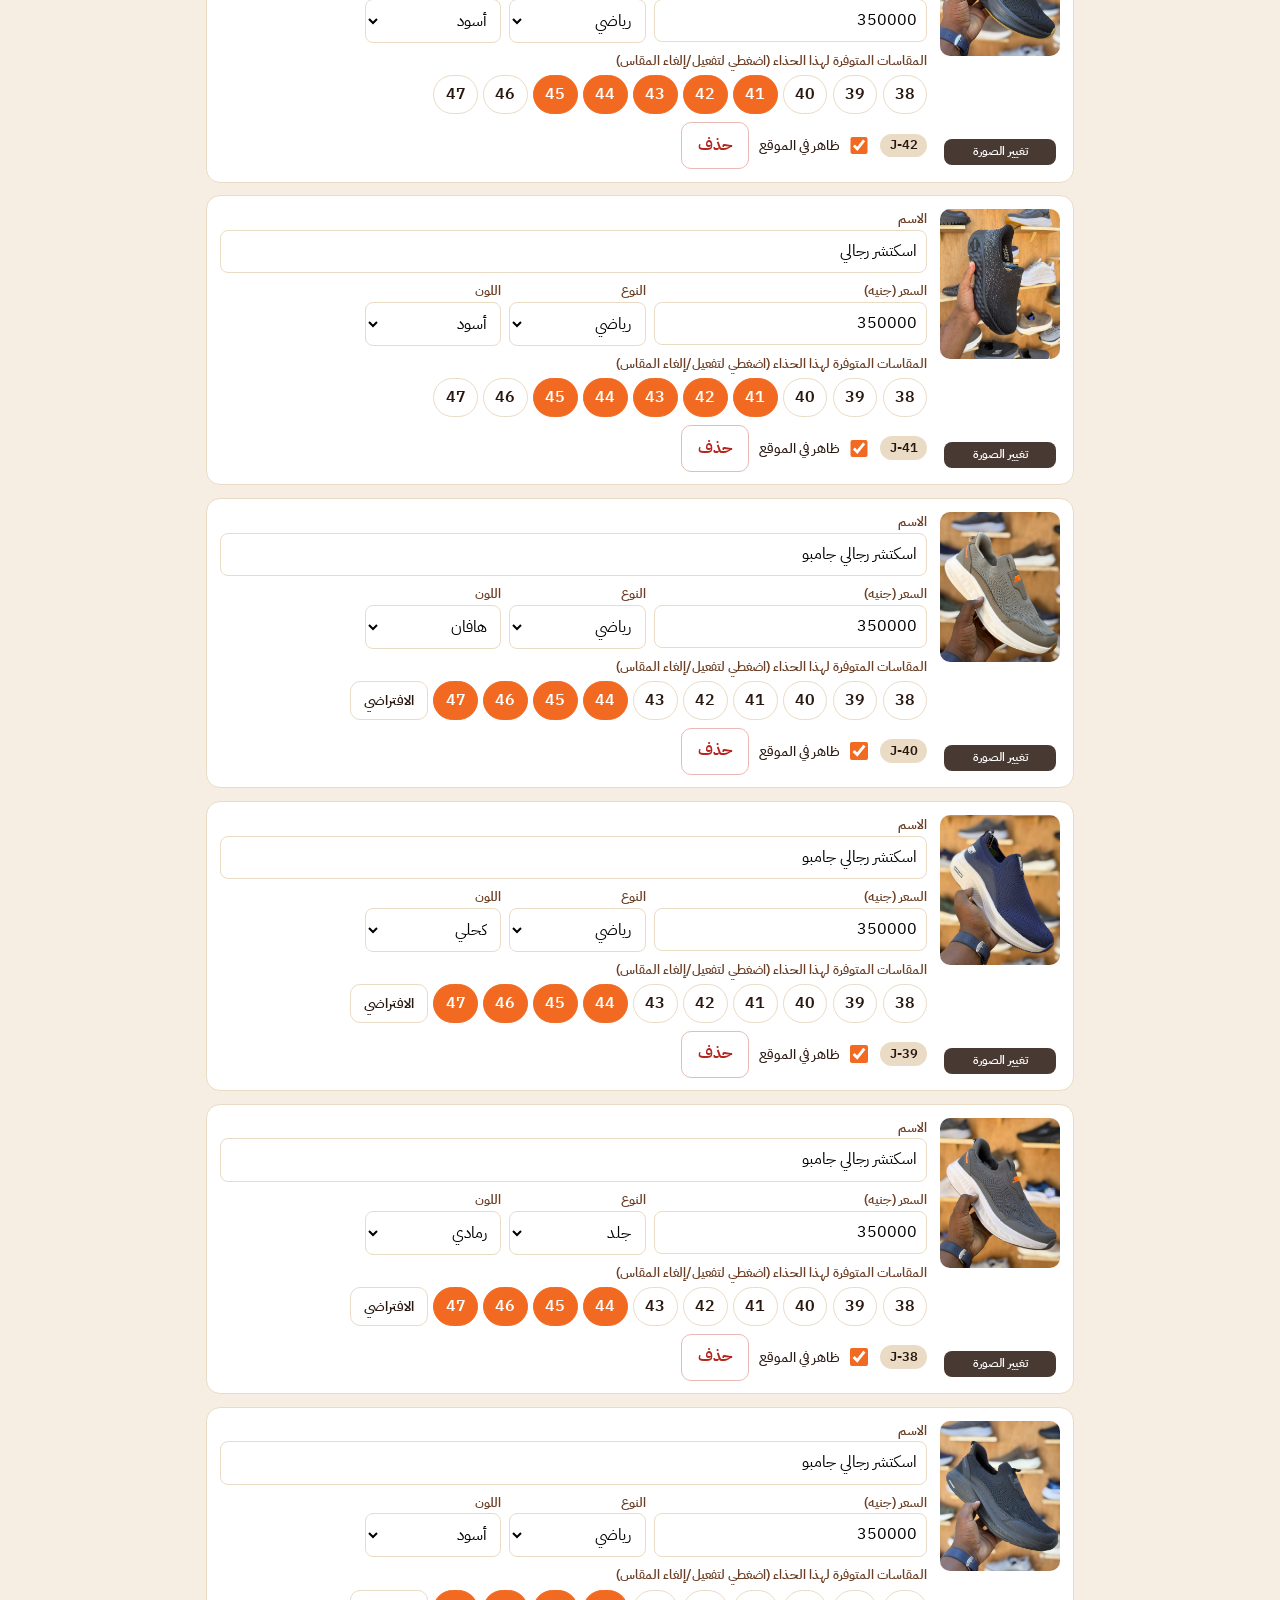
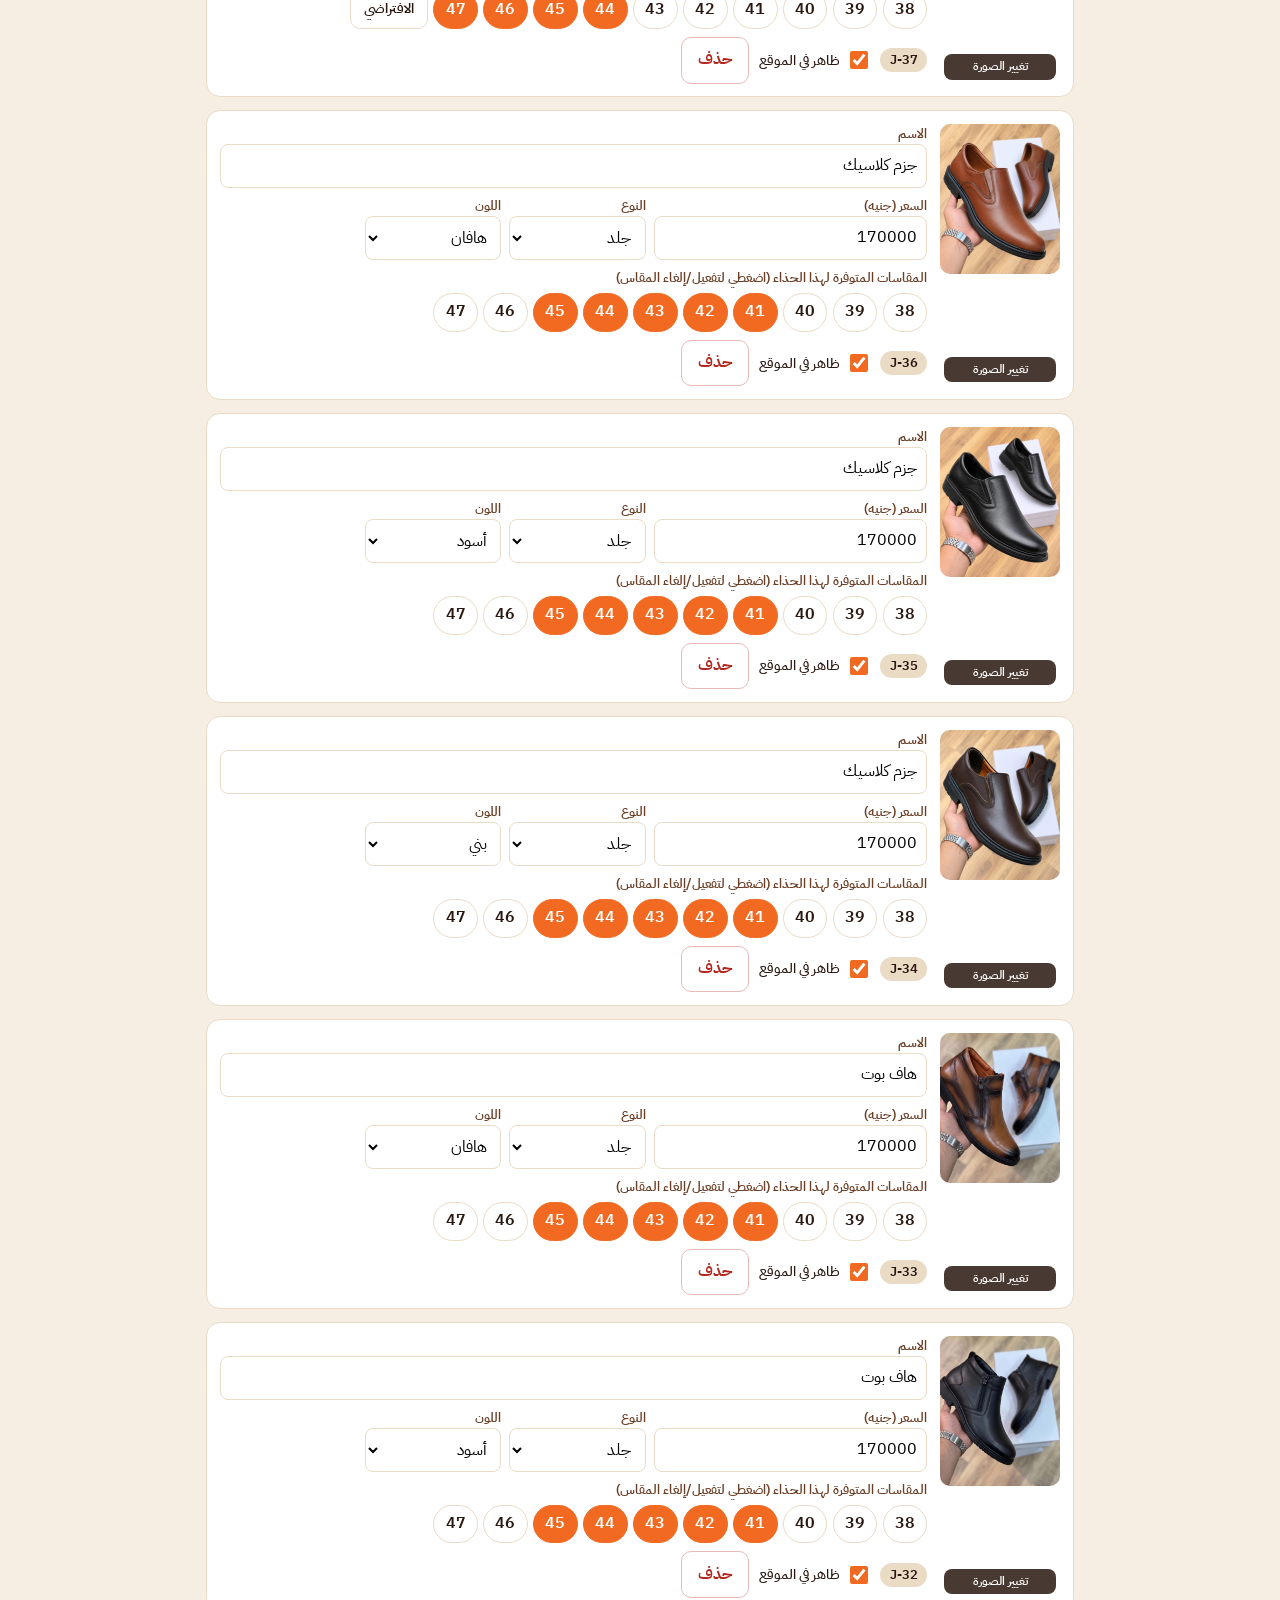
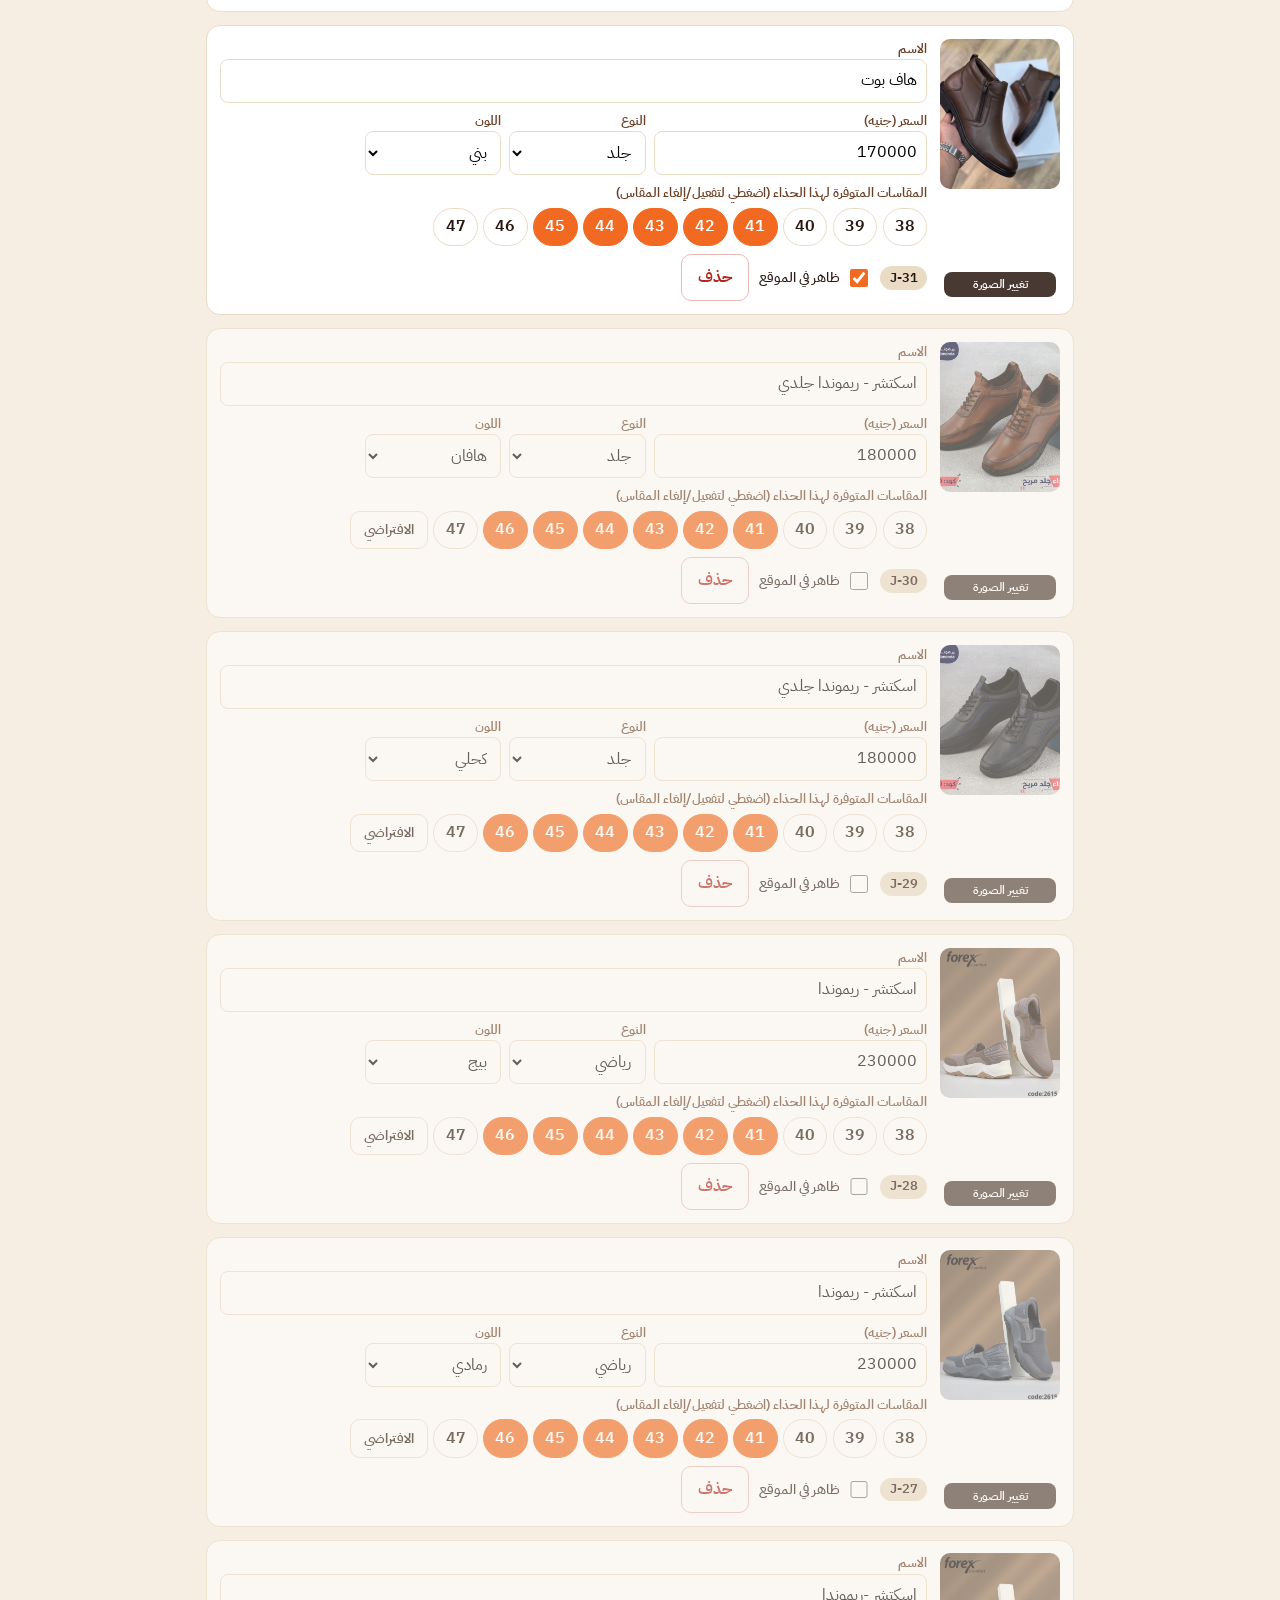
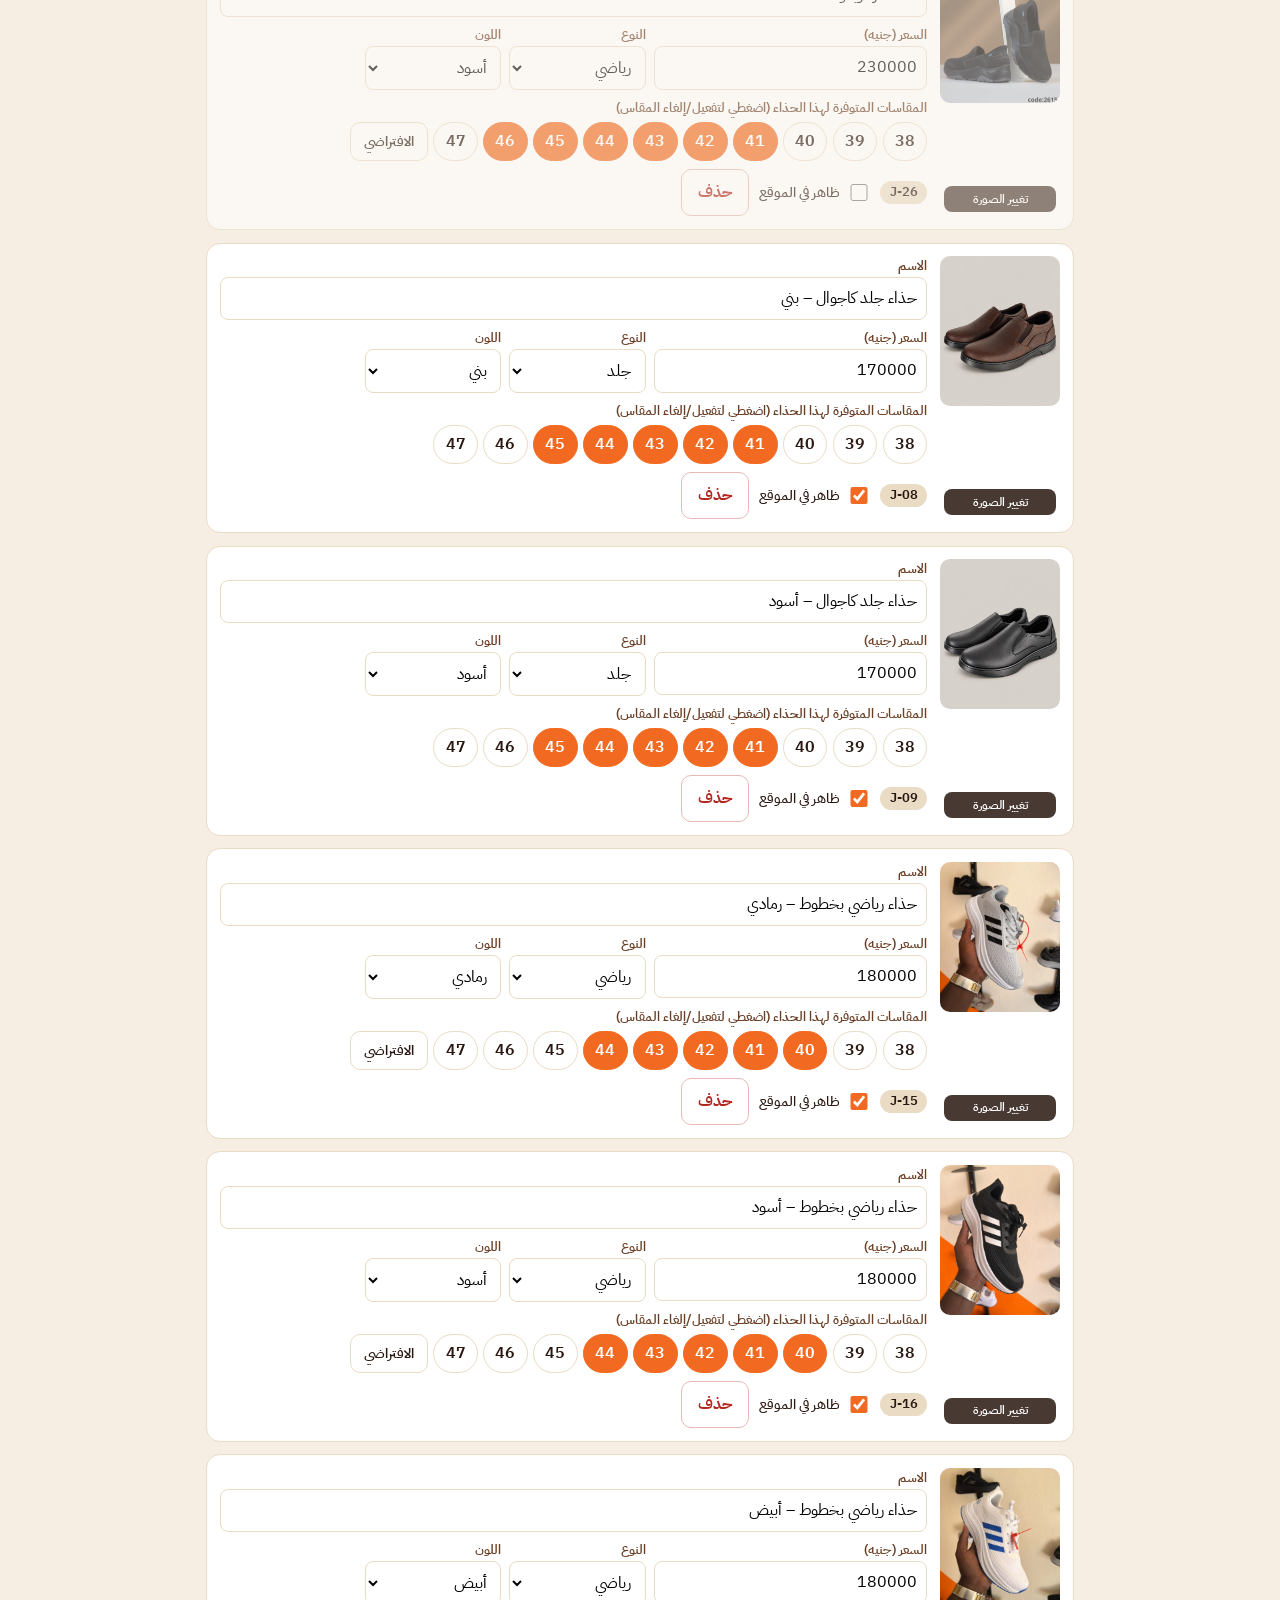
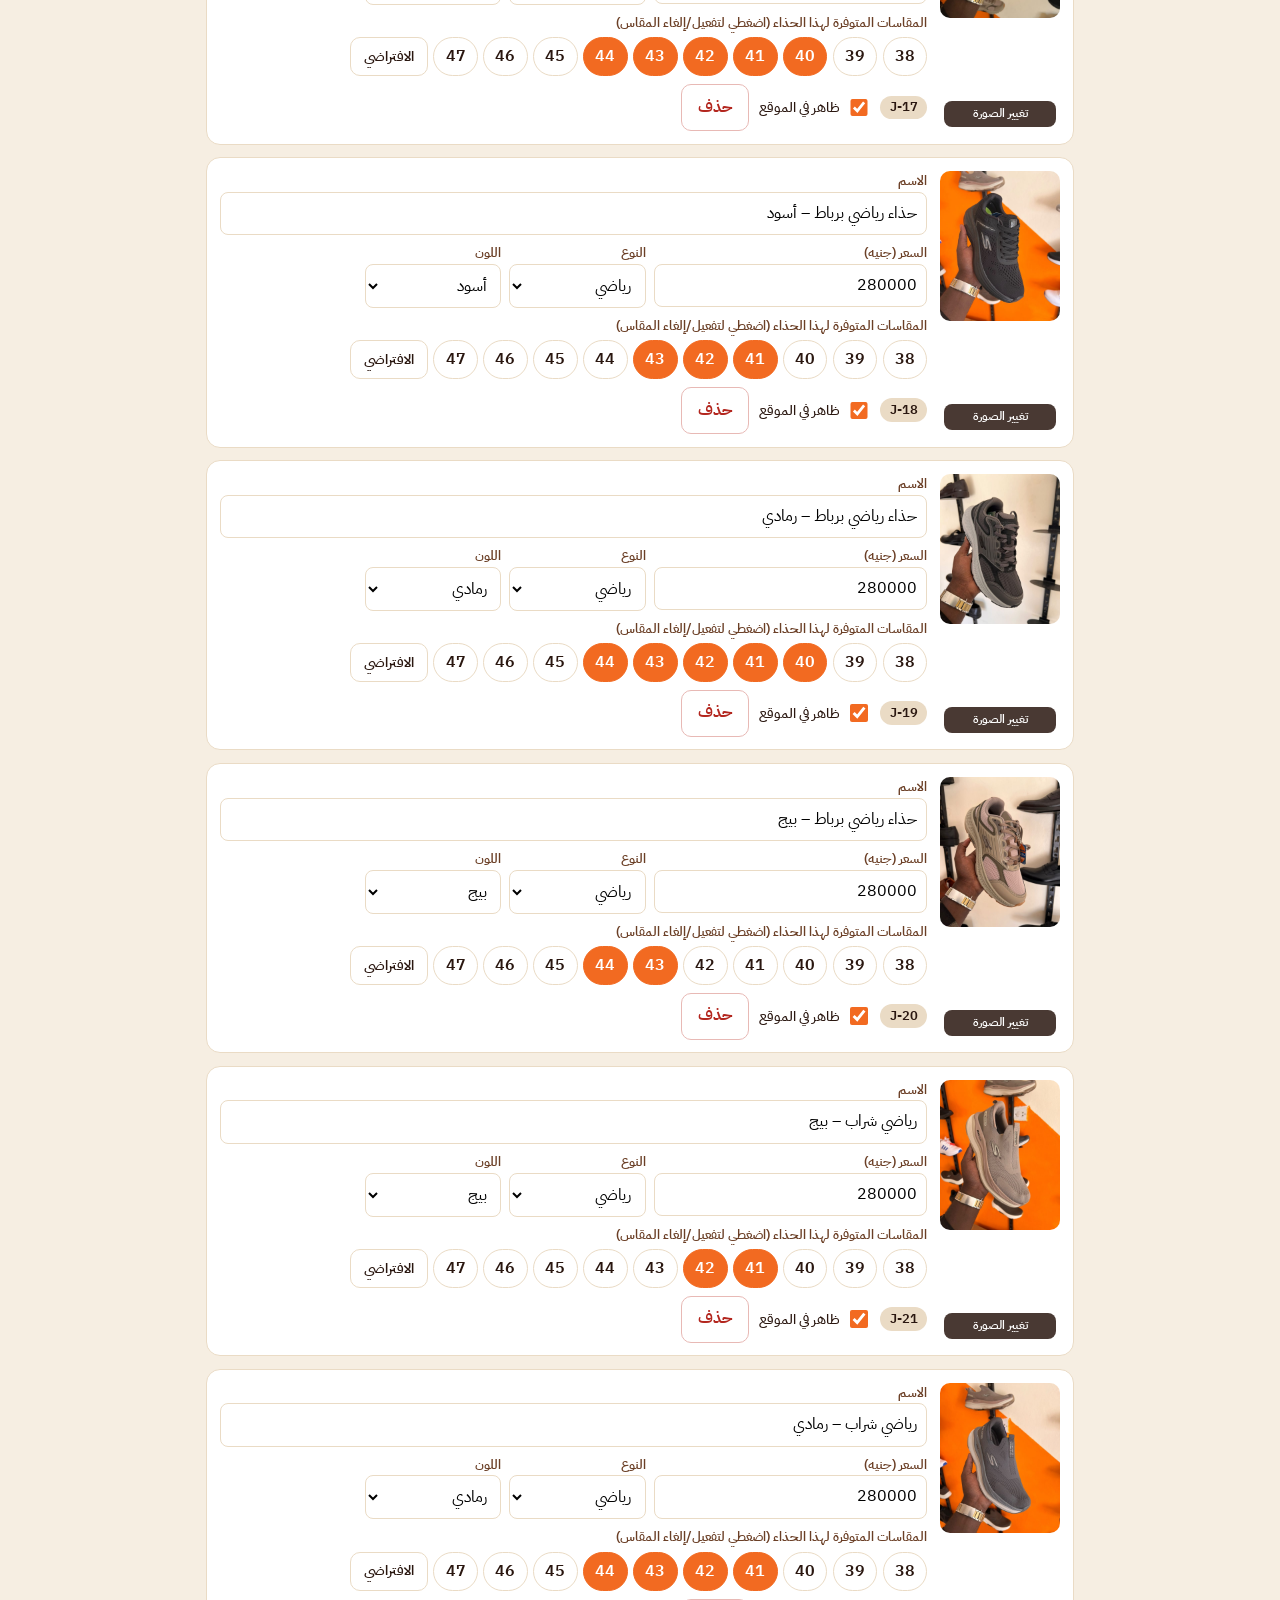
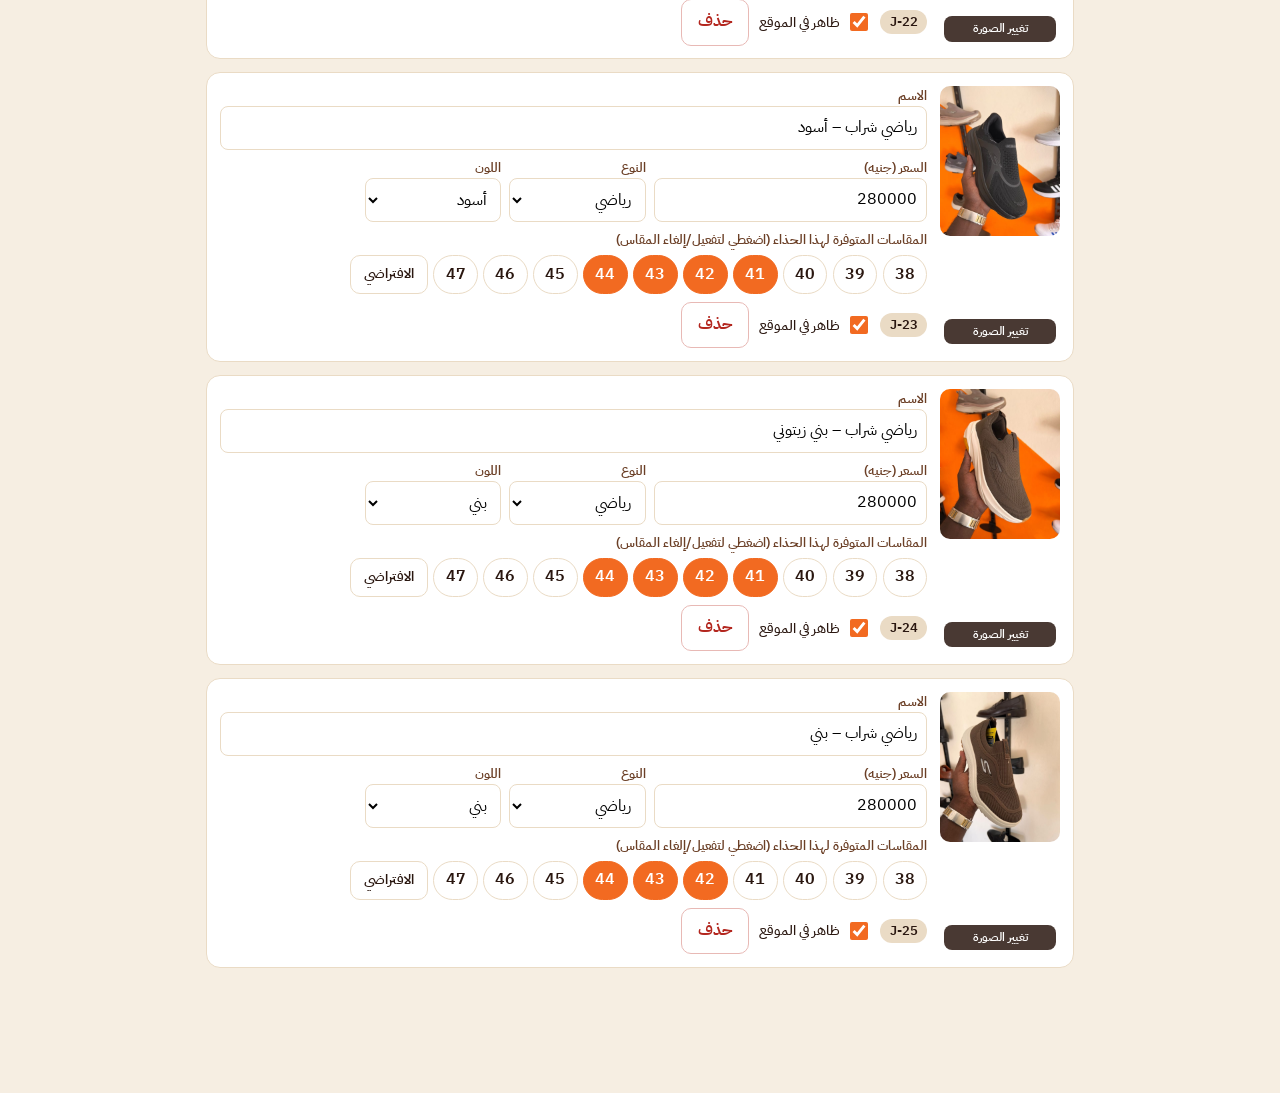
<file: admin-2.html>
<!DOCTYPE html>
<html lang="ar" dir="rtl">
<head>
<meta charset="utf-8">
<meta name="viewport" content="width=device-width, initial-scale=1">
<meta name="robots" content="noindex, nofollow">
<title>لوحة التحكم | Jimi Store</title>
<link rel="icon" type="image/png" href="favicon.png">
<link href="https://fonts.googleapis.com/css2?family=IBM+Plex+Sans+Arabic:wght@400;500;600&family=Lalezar&display=swap" rel="stylesheet">
<style>
:root{--espresso:#2a1710;--chestnut:#6b3f26;--orange:#f26a21;--orange-dark:#d9560f;--sand:#eadbc5;--linen:#f6eee2;--red:#b3261e;--green:#1e7a3c}
*,*::before,*::after{box-sizing:border-box}
body{margin:0;font-family:"IBM Plex Sans Arabic",Tahoma,sans-serif;background:var(--linen);color:var(--espresso);line-height:1.6;padding-bottom:6rem}
header{background:var(--espresso);color:#fff;padding:.8rem 1rem;display:flex;align-items:center;justify-content:space-between;gap:.5rem;position:sticky;top:0;z-index:5}
header h1{font-family:Lalezar,Tahoma,sans-serif;font-weight:400;font-size:1.4rem;margin:0}
header a{color:#fff;font-size:.9rem}
main{max-width:900px;margin:0 auto;padding:1rem}
button{font:inherit;cursor:pointer;border:0;border-radius:10px;padding:.6rem 1rem;font-weight:600}
.btn-or{background:var(--orange);color:#fff}.btn-or:hover{background:var(--orange-dark)}
.btn-dk{background:var(--espresso);color:#fff}
.btn-ln{background:#fff;color:var(--espresso);border:1.5px solid var(--sand)}
.btn-rd{background:#fff;color:var(--red);border:1.5px solid #e8b9b5}
button:disabled{opacity:.5;cursor:not-allowed}
.toolbar{display:flex;flex-wrap:wrap;gap:.5rem;margin-bottom:1rem}
.toolbar input[type=search]{flex:1;min-width:150px;padding:.6rem .8rem;border:1.5px solid var(--sand);border-radius:10px;font:inherit;background:#fff}
.card{background:#fff;border:1.5px solid var(--sand);border-radius:14px;padding:.8rem;margin-bottom:.8rem;display:grid;grid-template-columns:96px 1fr;gap:.8rem}
.card.off{opacity:.6}
.card.new{border-color:var(--orange)}
.thumb{position:relative}
.thumb img{width:96px;height:120px;object-fit:cover;border-radius:10px;background:var(--sand)}
.thumb button{position:absolute;bottom:4px;inset-inline:4px;padding:.2rem;font-size:.75rem;background:rgba(42,23,16,.85);color:#fff;border-radius:8px}
.fields{display:grid;grid-template-columns:1fr 1fr;gap:.5rem}
.fields .full{grid-column:1/-1}
label{display:block;font-size:.8rem;color:var(--chestnut);font-weight:600}
input[type=text],input[type=number],select,input[type=password]{width:100%;padding:.5rem .6rem;border:1.5px solid var(--sand);border-radius:8px;font:inherit;background:#fff}
input:focus,select:focus{outline:2px solid var(--orange);border-color:var(--orange)}
.row{display:flex;align-items:center;gap:.6rem;flex-wrap:wrap}
.code{background:var(--sand);padding:.1rem .6rem;border-radius:99px;font-size:.8rem;font-weight:600}
.chk{display:flex;align-items:center;gap:.4rem;font-size:.9rem;font-weight:500;color:var(--espresso)}
.chk input{width:1.1rem;height:1.1rem;accent-color:var(--orange)}
.bar{position:fixed;bottom:0;inset-inline:0;background:#fff;border-top:1.5px solid var(--sand);padding:.7rem 1rem;display:flex;gap:.5rem;justify-content:center;align-items:center;z-index:6;flex-wrap:wrap}
.bar .info{font-size:.9rem;color:var(--chestnut)}
dialog{border:0;border-radius:16px;padding:1.2rem;max-width:480px;width:calc(100% - 2rem);background:var(--linen);color:var(--espresso)}
dialog::backdrop{background:rgba(0,0,0,.5)}
dialog h2{margin:.2rem 0 .6rem;font-family:Lalezar,Tahoma,sans-serif;font-weight:400}
dialog .f{margin-bottom:.7rem}
dialog small{color:var(--chestnut);display:block;margin-top:.3rem}
.msg{margin:.6rem 0;padding:.6rem .8rem;border-radius:10px;font-size:.9rem;white-space:pre-line}
.msg.ok{background:#e3f4e8;color:var(--green)}.msg.err{background:#fbe6e4;color:var(--red)}.msg.inf{background:var(--sand)}
.sizes-bar{display:flex;align-items:center;gap:.5rem;flex-wrap:wrap;background:#fff;border:1.5px solid var(--sand);border-radius:12px;padding:.6rem .8rem;margin-bottom:1rem;font-weight:600}
.sizes-bar input,.pair input{width:4.5rem;padding:.4rem .5rem;border:1.5px solid var(--sand);border-radius:8px;font:inherit;text-align:center}
.fields .szfull{grid-column:1/-1}
.sizes-chips{display:flex;flex-wrap:wrap;gap:.35rem;margin-top:.25rem}
.szchip{padding:.35rem .7rem;min-width:2.7rem;border:1.5px solid var(--sand);background:#fff;color:var(--espresso);border-radius:99px;font-weight:600}
.szchip.on{background:var(--orange);border-color:var(--orange);color:#fff}
.szreset{padding:.35rem .8rem;font-size:.85rem}
.colors-panel{background:#fff;border:1.5px solid var(--sand);border-radius:12px;padding:.6rem .8rem;margin-bottom:1rem}
.colors-panel summary{cursor:pointer;font-weight:600}
.colors-panel .hint{font-size:.85rem;color:var(--chestnut);margin:.5rem 0}
.crow{display:flex;gap:.5rem;align-items:center;margin-bottom:.5rem}
.crow input[type=color]{width:2.8rem;height:2.5rem;padding:0;border:1.5px solid var(--sand);border-radius:8px;background:#fff;flex:none}
.crow input[type=text]{flex:1;min-width:0}
.crow.add{margin-top:.8rem;padding-top:.8rem;border-top:1.5px dashed var(--sand)}
.empty{text-align:center;color:var(--chestnut);padding:2rem}
@media(min-width:640px){.card{grid-template-columns:120px 1fr}.thumb img{width:120px;height:150px}.fields{grid-template-columns:2fr 1fr 1fr 1fr}.fields .full{grid-column:auto}.fields .name{grid-column:1/-1}}
</style>
</head>
<body>
<header>
  <h1>لوحة تحكم Jimi Store</h1>
  <a href="products.html" target="_blank" rel="noopener">عرض الموقع</a>
</header>

<main>
  <div id="status"></div>
  <div class="toolbar">
    <button class="btn-or" id="add-btn" type="button">+ إضافة منتج</button>
    <input type="search" id="q" placeholder="ابحث بالاسم أو الكود">
    <button class="btn-ln" id="set-btn" type="button">إعدادات النشر</button>
  </div>
  <div class="sizes-bar">
    <span>المقاسات المتوفرة في المتجر: من</span>
    <input type="number" id="s-from" min="1" max="60" inputmode="numeric">
    <span>إلى</span>
    <input type="number" id="s-to" min="1" max="60" inputmode="numeric">
  </div>
  <details class="colors-panel">
    <summary>إدارة الألوان (إضافة / تعديل)</summary>
    <p class="hint">اضغطي المربع الملوّن لتغيير اللون، واكتبي الاسم كما تريدين. اللون الذي يستخدمه منتج لا يمكن حذفه.</p>
    <div id="colors-list"></div>
    <div class="crow add">
      <input type="color" id="c-hex" value="#b8713a">
      <input type="text" id="c-name" placeholder="اسم اللون الجديد، مثال: كحلي">
      <button class="btn-or" id="c-add" type="button">إضافة</button>
    </div>
  </details>
  <div id="list"></div>
</main>

<div class="bar">
  <span class="info" id="dirty-info">لا توجد تعديلات</span>
  <button class="btn-or" id="pub-btn" type="button" disabled>نشر التعديلات على الموقع</button>
  <button class="btn-ln" id="dl-btn" type="button" disabled>تنزيل الملفات</button>
</div>

<!-- إضافة منتج -->
<dialog id="add-dlg">
  <form method="dialog" id="add-form">
    <h2>منتج جديد</h2>
    <div class="f"><label for="a-name">اسم المنتج</label><input id="a-name" type="text" required placeholder="مثال: حذاء جلد برباط – بني"></div>
    <div class="f"><label for="a-price">السعر</label><input id="a-price" type="number" min="0" step="1000" required inputmode="numeric"></div>
    <div class="f"><label for="a-type">النوع</label><select id="a-type"></select></div>
    <div class="f"><label for="a-color">اللون</label><select id="a-color"></select></div>
    <div class="f"><label for="a-img">الصورة</label><input id="a-img" type="file" accept="image/*" required><small>يتم تصغير الصورة تلقائيا قبل الرفع.</small></div>
    <div class="row" style="justify-content:flex-end">
      <button class="btn-ln" type="button" id="a-cancel">إلغاء</button>
      <button class="btn-or" type="submit">إضافة</button>
    </div>
  </form>
</dialog>

<!-- إعدادات GitHub -->
<dialog id="set-dlg">
  <form method="dialog" id="set-form">
    <h2>إعدادات النشر (مرة واحدة)</h2>
    <p style="font-size:.9rem;margin:0 0 .8rem">لو أدخلت هذه البيانات، زر «نشر التعديلات» يرفع التغييرات مباشرة إلى GitHub ويتحدث الموقع خلال دقيقة تقريبا. تُحفظ في هذا المتصفح فقط.</p>
    <div class="f"><label for="g-owner">اسم حساب GitHub</label><input id="g-owner" type="text" dir="ltr" autocomplete="off"></div>
    <div class="f"><label for="g-repo">اسم المستودع (Repository)</label><input id="g-repo" type="text" dir="ltr" autocomplete="off"></div>
    <div class="f"><label for="g-branch">الفرع (Branch)</label><input id="g-branch" type="text" dir="ltr" value="main" autocomplete="off"></div>
    <div class="f"><label for="g-token">رمز الوصول (Token)</label><input id="g-token" type="password" dir="ltr" autocomplete="off">
      <small>GitHub ← Settings ← Developer settings ← Fine-grained tokens ← Generate. اختر هذا المستودع فقط، وصلاحية Contents = Read and write. لا تشارك الرمز مع أحد.</small></div>
    <div class="row" style="justify-content:space-between">
      <button class="btn-rd" type="button" id="g-clear">مسح الإعدادات</button>
      <span class="row"><button class="btn-ln" type="button" id="g-cancel">إلغاء</button><button class="btn-or" type="submit">حفظ</button></span>
    </div>
  </form>
</dialog>

<script>
(function () {
  var TYPES = { leather: "جلد", sport: "رياضي" };
  var DEFAULT_COLORS = {
    beige: ["بيج", "#dccbab"], tan: ["جملي", "#b8713a"], brown: ["بني", "#4a2a1c"],
    black: ["أسود", "#1a1a1a"], gray: ["رمادي", "#8d8d8d"], white: ["أبيض", "#ffffff"],
    other: ["أخرى", "#b8a99a"]
  };
  var COLORS = {};   // مفتاح -> اسم (يُحدَّث من store.colors)
  function syncColors() {
    COLORS = {};
    Object.keys(store.colors).forEach(function (k) { COLORS[k] = store.colors[k][0]; });
  }
  var KEYS = ["code", "name", "type", "color", "price", "image", "alt", "w", "h", "sizes", "active"];
  var CFG = "jimi_admin_gh";

  var store = null;            // نسخة البيانات الحالية
  var origImages = [];         // صور المنتجات عند التحميل
  var pending = {};            // اسم الملف -> { blob, url }
  var dirty = false;
  var $ = function (id) { return document.getElementById(id); };

  function el(tag, cls, text) { var x = document.createElement(tag); if (cls) x.className = cls; if (text !== undefined) x.textContent = text; return x; }
  function say(text, kind) {
    var s = $("status"); s.innerHTML = "";
    if (!text) return;
    var d = el("div", "msg " + (kind || "inf"), text); s.appendChild(d);
    window.scrollTo({ top: 0, behavior: "smooth" });
  }
  function getCfg() { try { return JSON.parse(localStorage.getItem(CFG)) || null; } catch (e) { return null; } }
  function hasCfg() { var c = getCfg(); return !!(c && c.owner && c.repo && c.token); }

  function setDirty(v) {
    dirty = v;
    $("dirty-info").textContent = v ? "توجد تعديلات لم تُنشر" : "لا توجد تعديلات";
    $("pub-btn").disabled = !v;
    $("dl-btn").disabled = !v;
  }

  /* ---------- قراءة data.js ---------- */
  function parseData(text) {
    var w = {};
    new Function("window", text)(w);
    if (!w.STORE || !Array.isArray(w.STORE.products)) throw new Error("ملف data.js غير صالح");
    return w.STORE;
  }
  function b64decode(b64) {
    var bin = atob(b64.replace(/\n/g, "")), arr = new Uint8Array(bin.length);
    for (var i = 0; i < bin.length; i++) arr[i] = bin.charCodeAt(i);
    return new TextDecoder().decode(arr);
  }
  function b64encodeText(s) {
    var bytes = new TextEncoder().encode(s), bin = "";
    for (var i = 0; i < bytes.length; i++) bin += String.fromCharCode(bytes[i]);
    return btoa(bin);
  }

  /* ---------- GitHub API ---------- */
  function gh(method, path, body) {
    var c = getCfg();
    var url = "https://api.github.com/repos/" + encodeURIComponent(c.owner) + "/" + encodeURIComponent(c.repo) + "/contents/" + path;
    if (method === "GET") url += "?ref=" + encodeURIComponent(c.branch || "main") + "&t=" + Date.now();
    return fetch(url, {
      method: method,
      headers: { "Authorization": "Bearer " + c.token, "Accept": "application/vnd.github+json", "Content-Type": "application/json" },
      body: body ? JSON.stringify(body) : undefined
    }).then(function (r) {
      if (r.status === 404 && method === "GET") return null;
      if (!r.ok) {
        return r.json().catch(function () { return {}; }).then(function (j) {
          var hint = r.status === 401 ? "الرمز (Token) غير صحيح أو منتهي." : r.status === 403 ? "الرمز لا يملك صلاحية الكتابة على هذا المستودع." : r.status === 404 ? "المستودع غير موجود، راجع الاسم." : (j.message || "خطأ " + r.status);
          throw new Error(hint);
        });
      }
      return r.json();
    });
  }
  function blobToB64(blob) {
    return new Promise(function (res, rej) {
      var fr = new FileReader();
      fr.onload = function () { res(String(fr.result).split(",")[1]); };
      fr.onerror = rej;
      fr.readAsDataURL(blob);
    });
  }

  /* ---------- تحميل البيانات ---------- */
  function load() {
    var p;
    if (hasCfg()) {
      p = gh("GET", "data.js").then(function (j) {
        if (!j) throw new Error("لم أجد data.js في المستودع");
        return b64decode(j.content);
      });
    } else {
      p = fetch("data.js?t=" + Date.now(), { cache: "no-store" }).then(function (r) {
        if (!r.ok) throw new Error("تعذر تحميل data.js");
        return r.text();
      });
    }
    p.then(function (text) {
      store = parseData(text);
      origImages = store.products.map(function (x) { return x.image; });
      $("s-from").value = store.sizeFrom || ""; $("s-to").value = store.sizeTo || "";
      if (!store.colors) store.colors = JSON.parse(JSON.stringify(DEFAULT_COLORS));
      syncColors(); renderColors();
      render();
    }).catch(function (e) {
      say("تعذر تحميل البيانات: " + e.message, "err");
    });
  }

  /* ---------- العرض ---------- */
  function imgSrc(name) { return pending[name] ? pending[name].url : name; }

  function sel(map, value, onchange) {
    var s = el("select");
    Object.keys(map).forEach(function (k) { var o = el("option", "", map[k]); o.value = k; if (k === value) o.selected = true; s.appendChild(o); });
    s.addEventListener("change", function () { onchange(s.value); });
    return s;
  }
  function field(labelText, input, cls) {
    var d = el("div", cls || ""); d.appendChild(el("label", "", labelText)); d.appendChild(input); return d;
  }

  function render() {
    var list = $("list"); list.innerHTML = "";
    var q = $("q").value.trim().toLowerCase();
    var shown = 0;
    store.products.forEach(function (p, i) {
      if (q && (p.name + " " + p.code).toLowerCase().indexOf(q) === -1) return;
      shown++;
      var card = el("div", "card" + (p.active === false ? " off" : "") + (pending[p.image] ? " new" : ""));

      var th = el("div", "thumb");
      var im = el("img"); im.src = imgSrc(p.image); im.alt = p.alt || p.name; th.appendChild(im);
      var chg = el("button", "", "تغيير الصورة"); chg.type = "button";
      chg.addEventListener("click", function () { pickImage(function (f) { replaceImage(i, f); }); });
      th.appendChild(chg);
      card.appendChild(th);

      var fs = el("div", "fields");
      var name = el("input"); name.type = "text"; name.value = p.name;
      name.addEventListener("input", function () { p.name = name.value; if (!p.altCustom) p.alt = name.value; setDirty(true); });
      fs.appendChild(field("الاسم", name, "name"));

      var price = el("input"); price.type = "number"; price.min = "0"; price.step = "1000"; price.value = p.price; price.inputMode = "numeric";
      price.addEventListener("input", function () { p.price = Number(price.value) || 0; setDirty(true); });
      fs.appendChild(field("السعر (" + (store.currency || "") + ")", price));

      fs.appendChild(field("النوع", sel(TYPES, p.type, function (v) { p.type = v; setDirty(true); })));
      fs.appendChild(field("اللون", sel(COLORS, p.color, function (v) { p.color = v; setDirty(true); })));

      var szBox = el("div", "sizes-chips");
      var eff = function () {
        if (Array.isArray(p.sizes)) return p.sizes;
        var r = [];
        if (store.sizeFrom && store.sizeTo) for (var q = store.sizeFrom; q <= store.sizeTo; q++) r.push(q);
        return r;
      };
      var cur = eff(), lo = Math.min.apply(null, [38].concat(cur)), hi = Math.max.apply(null, [47].concat(cur));
      for (var n = lo; n <= hi; n++) (function (n) {
        var b = el("button", "szchip" + (cur.indexOf(n) > -1 ? " on" : ""), String(n)); b.type = "button";
        b.addEventListener("click", function () {
          var arr = eff().slice(), k = arr.indexOf(n);
          if (k > -1) arr.splice(k, 1); else arr.push(n);
          arr.sort(function (x, y) { return x - y; });
          p.sizes = arr; b.classList.toggle("on"); setDirty(true);
        });
        szBox.appendChild(b);
      })(n);
      if (Array.isArray(p.sizes)) {
        var rs = el("button", "btn-ln szreset", "الافتراضي"); rs.type = "button";
        rs.addEventListener("click", function () { delete p.sizes; setDirty(true); render(); });
        szBox.appendChild(rs);
      }
      fs.appendChild(field("المقاسات المتوفرة لهذا الحذاء (اضغطي لتفعيل/إلغاء المقاس)", szBox, "szfull"));

      var act = el("div", "full row");
      act.appendChild(el("span", "code", p.code));
      var lab = el("label", "chk"); var cb = el("input"); cb.type = "checkbox"; cb.checked = p.active !== false;
      cb.addEventListener("change", function () { p.active = cb.checked; setDirty(true); card.classList.toggle("off", !cb.checked); });
      lab.appendChild(cb); lab.appendChild(document.createTextNode("ظاهر في الموقع"));
      act.appendChild(lab);
      var del = el("button", "btn-rd", "حذف"); del.type = "button";
      del.addEventListener("click", function () {
        if (!confirm("حذف «" + p.name + "» نهائيا مع صورته؟")) return;
        store.products.splice(i, 1); setDirty(true); render();
      });
      act.appendChild(del);
      fs.appendChild(act);

      card.appendChild(fs);
      list.appendChild(card);
    });
    if (!shown) list.appendChild(el("p", "empty", "لا توجد منتجات مطابقة."));
  }

  /* ---------- الصور ---------- */
  function pickImage(cb) {
    var inp = document.createElement("input"); inp.type = "file"; inp.accept = "image/*";
    inp.addEventListener("change", function () { if (inp.files[0]) cb(inp.files[0]); });
    inp.click();
  }
  function shrink(file) {
    return new Promise(function (res, rej) {
      var url = URL.createObjectURL(file), img = new Image();
      img.onload = function () {
        var max = 1200, s = Math.min(1, max / Math.max(img.naturalWidth, img.naturalHeight));
        var w = Math.round(img.naturalWidth * s), h = Math.round(img.naturalHeight * s);
        var c = document.createElement("canvas"); c.width = w; c.height = h;
        var ctx = c.getContext("2d"); ctx.fillStyle = "#fff"; ctx.fillRect(0, 0, w, h); ctx.drawImage(img, 0, 0, w, h);
        URL.revokeObjectURL(url);
        c.toBlob(function (b) { b ? res({ blob: b, w: w, h: h }) : rej(new Error("فشل تصغير الصورة")); }, "image/jpeg", 0.85);
      };
      img.onerror = function () { URL.revokeObjectURL(url); rej(new Error("ملف الصورة غير صالح")); };
      img.src = url;
    });
  }
  function newImageName(code) { return "shoe-" + code.toLowerCase() + "-" + Date.now().toString(36) + ".jpg"; }

  function replaceImage(i, file) {
    var p = store.products[i];
    shrink(file).then(function (r) {
      if (pending[p.image]) { URL.revokeObjectURL(pending[p.image].url); delete pending[p.image]; }
      var n = newImageName(p.code);
      pending[n] = { blob: r.blob, url: URL.createObjectURL(r.blob) };
      p.image = n; p.w = r.w; p.h = r.h;
      setDirty(true); render();
    }).catch(function (e) { say(e.message, "err"); });
  }

  /* ---------- إضافة منتج ---------- */
  function nextCode() {
    var m = 0;
    store.products.forEach(function (p) { var n = parseInt(String(p.code).replace(/\D/g, ""), 10); if (n > m) m = n; });
    return "J-" + String(m + 1).padStart(2, "0");
  }
  function fill(s, map) { s.innerHTML = ""; Object.keys(map).forEach(function (k) { var o = el("option", "", map[k]); o.value = k; s.appendChild(o); }); }
  fill($("a-type"), TYPES);

  $("add-btn").addEventListener("click", function () { if (!store) return; $("add-form").reset(); fill($("a-color"), COLORS); $("add-dlg").showModal(); });
  $("a-cancel").addEventListener("click", function () { $("add-dlg").close(); });
  $("add-form").addEventListener("submit", function (e) {
    e.preventDefault();
    var f = $("a-img").files[0]; if (!f) return;
    var code = nextCode(), name = $("a-name").value.trim();
    shrink(f).then(function (r) {
      var n = newImageName(code);
      pending[n] = { blob: r.blob, url: URL.createObjectURL(r.blob) };
      store.products.unshift({ code: code, name: name, type: $("a-type").value, color: $("a-color").value, price: Number($("a-price").value) || 0, image: n, alt: name, w: r.w, h: r.h, active: true });
      $("add-dlg").close(); setDirty(true); render();
      window.scrollTo({ top: 0, behavior: "smooth" });
    }).catch(function (err) { say(err.message, "err"); });
  });

  function renderColors() {
    var box = $("colors-list"); box.innerHTML = "";
    Object.keys(store.colors).forEach(function (k) {
      var c = store.colors[k], row = el("div", "crow");
      var pick = el("input"); pick.type = "color"; pick.value = c[1];
      pick.addEventListener("input", function () { c[1] = pick.value; setDirty(true); });
      var nm = el("input"); nm.type = "text"; nm.value = c[0];
      nm.addEventListener("input", function () { c[0] = nm.value; syncColors(); setDirty(true); render(); });
      var del = el("button", "btn-rd", "حذف"); del.type = "button";
      del.addEventListener("click", function () {
        var n = store.products.filter(function (p) { return p.color === k; }).length;
        if (n) { alert("لا يمكن حذف هذا اللون لأن " + n + " منتج يستخدمه. غيّري لون هذه المنتجات أولا."); return; }
        if (!confirm("حذف لون «" + c[0] + "»؟")) return;
        delete store.colors[k]; syncColors(); setDirty(true); renderColors(); render();
      });
      row.appendChild(pick); row.appendChild(nm); row.appendChild(del); box.appendChild(row);
    });
  }
  $("c-add").addEventListener("click", function () {
    if (!store) return;
    var name = $("c-name").value.trim();
    if (!name) { alert("اكتبي اسم اللون أولا"); return; }
    store.colors["c" + Date.now().toString(36)] = [name, $("c-hex").value];
    $("c-name").value = ""; syncColors(); setDirty(true); renderColors(); render();
  });

  ["from", "to"].forEach(function (k) {
    $("s-" + k).addEventListener("input", function () {
      if (!store) return;
      var key = k === "from" ? "sizeFrom" : "sizeTo", v = $("s-" + k).value;
      if (v) store[key] = Number(v); else delete store[key];
      setDirty(true); render();
    });
  });
  $("q").addEventListener("input", function () { if (store) render(); });

  /* ---------- توليد data.js ---------- */
  function js(v) { return JSON.stringify(v); }
  function buildDataJs() {
    var skip = { products: 1 };
    var out = "/* ===== بيانات المتجر - عدّل هذا الملف لتغيير المنتجات والأسعار والإعدادات ===== */\nwindow.STORE = {\n";
    Object.keys(store).forEach(function (k) { if (!skip[k]) out += "  " + k + ": " + js(store[k]) + ",\n"; });
    out += "  /* للإخفاء بدون حذف: غيّر active إلى false */\n  products: [\n";
    store.products.forEach(function (p) {
      var parts = [];
      KEYS.forEach(function (k) { if (p[k] !== undefined) parts.push(k + ": " + js(p[k])); });
      out += "    { " + parts.join(", ") + " },\n";
    });
    out += "  ]\n};\n";
    return out;
  }
  function stale() {
    var used = {}; store.products.forEach(function (p) { used[p.image] = 1; });
    return origImages.filter(function (n, i) { return !used[n] && origImages.indexOf(n) === i; });
  }
  function toUpload() {
    var used = {}; store.products.forEach(function (p) { used[p.image] = 1; });
    return Object.keys(pending).filter(function (n) { return used[n]; });
  }

  /* ---------- النشر ---------- */
  $("pub-btn").addEventListener("click", function () {
    if (!hasCfg()) { say("لنشر التعديلات مباشرة أدخل إعدادات GitHub أولا، أو استخدم زر «تنزيل الملفات».", "inf"); openSettings(); return; }
    if (!confirm("نشر التعديلات على الموقع الآن؟")) return;
    var btn = $("pub-btn"); btn.disabled = true; $("dl-btn").disabled = true;
    var ups = toUpload(), dels = stale(), total = ups.length + 1 + dels.length, done = 0;
    function prog(t) { say("جاري النشر (" + done + "/" + total + ")... " + t, "inf"); }
    var chain = Promise.resolve();

    ups.forEach(function (n) {
      chain = chain.then(function () {
        prog("رفع صورة");
        return blobToB64(pending[n].blob).then(function (b64) {
          return gh("GET", n).then(function (ex) {
            var body = { message: "إضافة صورة " + n, content: b64, branch: getCfg().branch || "main" };
            if (ex && ex.sha) body.sha = ex.sha;
            return gh("PUT", n, body);
          });
        }).then(function () { done++; });
      });
    });

    chain = chain.then(function () {
      prog("تحديث data.js");
      return gh("GET", "data.js").then(function (ex) {
        var body = { message: "تحديث المنتجات والأسعار من لوحة التحكم", content: b64encodeText(buildDataJs()), branch: getCfg().branch || "main" };
        if (ex && ex.sha) body.sha = ex.sha;
        return gh("PUT", "data.js", body);
      }).then(function () { done++; });
    });

    dels.forEach(function (n) {
      chain = chain.then(function () {
        prog("حذف صورة قديمة");
        return gh("GET", n).then(function (ex) {
          if (!ex || !ex.sha) return;
          return gh("DELETE", n, { message: "حذف صورة " + n, sha: ex.sha, branch: getCfg().branch || "main" });
        }).then(function () { done++; });
      });
    });

    chain.then(function () {
      origImages = store.products.map(function (p) { return p.image; });
      Object.keys(pending).forEach(function (n) { if (origImages.indexOf(n) === -1) { URL.revokeObjectURL(pending[n].url); delete pending[n]; } });
      setDirty(false); render();
      say("تم النشر ✔\nالتغييرات تظهر في الموقع خلال دقيقة إلى دقيقتين (حدّث الصفحة).", "ok");
    }).catch(function (e) {
      setDirty(true);
      say("توقف النشر: " + e.message + "\nيمكنك المحاولة مرة أخرى؛ ما تم رفعه سابقا لا يتكرر ضرره.", "err");
    });
  });

  /* ---------- تنزيل الملفات (بدون GitHub) ---------- */
  function download(blob, name) {
    var a = document.createElement("a"); a.href = URL.createObjectURL(blob); a.download = name;
    document.body.appendChild(a); a.click(); a.remove();
    setTimeout(function () { URL.revokeObjectURL(a.href); }, 2000);
  }
  function loadZip() {
    return new Promise(function (res, rej) {
      if (window.JSZip) return res(window.JSZip);
      var s = document.createElement("script");
      s.src = "https://cdnjs.cloudflare.com/ajax/libs/jszip/3.10.1/jszip.min.js";
      s.onload = function () { res(window.JSZip); };
      s.onerror = function () { rej(new Error("تعذر تحميل أداة الضغط، تأكد من الإنترنت")); };
      document.head.appendChild(s);
    });
  }
  $("dl-btn").addEventListener("click", function () {
    var ups = toUpload(), dels = stale();
    var dataBlob = new Blob([buildDataJs()], { type: "text/javascript;charset=utf-8" });
    if (!ups.length) {
      download(dataBlob, "data.js");
    } else {
      loadZip().then(function (JSZip) {
        var z = new JSZip(); z.file("data.js", buildDataJs());
        ups.forEach(function (n) { z.file(n, pending[n].blob); });
        return z.generateAsync({ type: "blob" });
      }).then(function (b) { download(b, "jimi-update.zip"); }).catch(function (e) { say(e.message, "err"); return; });
    }
    var m = "تم التنزيل. ارفع " + (ups.length ? "الملفات (data.js + الصور الجديدة بعد فك الضغط)" : "ملف data.js") + " إلى المستودع في GitHub واستبدل القديم.";
    if (dels.length) m += "\nيمكنك أيضا حذف الصور القديمة غير المستخدمة:\n" + dels.join("\n");
    say(m, "ok");
  });

  /* ---------- إعدادات GitHub ---------- */
  function openSettings() {
    var c = getCfg() || {};
    $("g-owner").value = c.owner || ""; $("g-repo").value = c.repo || ""; $("g-branch").value = c.branch || "main"; $("g-token").value = c.token || "";
    $("set-dlg").showModal();
  }
  $("set-btn").addEventListener("click", openSettings);
  $("g-cancel").addEventListener("click", function () { $("set-dlg").close(); });
  $("g-clear").addEventListener("click", function () { localStorage.removeItem(CFG); $("set-dlg").close(); say("تم مسح إعدادات النشر من هذا المتصفح.", "inf"); });
  $("set-form").addEventListener("submit", function (e) {
    e.preventDefault();
    localStorage.setItem(CFG, JSON.stringify({
      owner: $("g-owner").value.trim(), repo: $("g-repo").value.trim(),
      branch: $("g-branch").value.trim() || "main", token: $("g-token").value.trim()
    }));
    $("set-dlg").close();
    say("تم الحفظ. جاري التحقق من الاتصال...", "inf");
    gh("GET", "data.js").then(function (j) {
      if (!j) throw new Error("لم أجد data.js في المستودع، راجع اسم المستودع والفرع");
      say("الاتصال ناجح ✔ يمكنك الآن النشر مباشرة.", "ok");
    }).catch(function (err) { say("فشل الاتصال: " + err.message, "err"); });
  });

  window.addEventListener("beforeunload", function (e) { if (dirty) { e.preventDefault(); e.returnValue = ""; } });

  load();
})();
</script>
</body>
</html>
</file>
<file: style.css>
/* ==========================================================
   Jimi Store — الألوان: برتقالي (من اللوقو) + بيج + بني
   فكرة التصميم: الخياطة البارزة في النعل (خط متقطع) تتكرر كإطار
   ========================================================== */

:root {
  --espresso: #2a1710;
  --chestnut: #6b3f26;
  --camel: #b77a47;
  --orange: #f26a21;
  --orange-dark: #d9560f;
  --sand: #eadbc5;
  --linen: #f6eee2;
  --ink: #2a1710;

  --display: "Lalezar", "Cairo", Tahoma, sans-serif;
  --body: "IBM Plex Sans Arabic", Tahoma, "Segoe UI", sans-serif;
  --radius: 14px;
}

*, *::before, *::after { box-sizing: border-box; }

html { scroll-behavior: smooth; scroll-padding-top: 5.5rem; }

body {
  margin: 0;
  font-family: var(--body);
  font-size: 1.0625rem;
  line-height: 1.85;
  color: var(--ink);
  background: var(--linen);
}

img { display: block; max-width: 100%; height: auto; }
a { color: inherit; }
[hidden] { display: none !important; }

:focus-visible {
  outline: 3px solid var(--orange);
  outline-offset: 3px;
}

.wrap { width: min(1120px, 100% - 2.5rem); margin-inline: auto; }

h1, h2, h3 { font-family: var(--display); font-weight: 400; line-height: 1.3; margin: 0; }
h2 { font-size: clamp(1.9rem, 4vw, 2.6rem); }
h3 { font-size: 1.35rem; }
p { margin: 0 0 1em; max-width: 62ch; }

/* ---------- Buttons ---------- */
.btn {
  display: inline-flex;
  align-items: center;
  justify-content: center;
  gap: .5rem;
  padding: .7rem 1.5rem;
  border: 2px solid transparent;
  border-radius: 999px;
  font: 600 1rem/1.4 var(--body);
  text-decoration: none;
  cursor: pointer;
  transition: background-color .2s, color .2s, border-color .2s;
}
.btn-orange { background: var(--orange); color: var(--espresso); }
.btn-orange:hover { background: #ff7d3a; }
.btn-line { border-color: var(--sand); color: var(--sand); background: transparent; }
.btn-line:hover { background: var(--sand); color: var(--espresso); }
.btn-dark { background: var(--espresso); color: var(--linen); }
.btn-dark:hover { background: var(--chestnut); }

/* ---------- Header ---------- */
.site-header {
  position: sticky;
  top: 0;
  z-index: 20;
  background: var(--espresso);
  border-bottom: 2px dashed rgba(242, 106, 33, .55);
}
.bar {
  display: flex;
  align-items: center;
  gap: 1.5rem;
  min-height: 5rem;
}
.brand img { height: 58px; width: auto; }
.nav {
  display: flex;
  gap: 1.75rem;
  margin-inline-start: auto;
}
.nav a {
  color: var(--sand);
  text-decoration: none;
  font-weight: 500;
  padding: .25rem 0;
  border-bottom: 2px dashed transparent;
}
.nav a:hover { color: #fff; }
.nav a[aria-current="page"] { border-bottom-color: var(--orange); color: #fff; }
.nav-toggle { display: none; }

/* ---------- Hero (index) ---------- */
.hero {
  background: var(--espresso);
  color: var(--linen);
  padding-block: clamp(2.5rem, 7vw, 5rem);
}
.hero-grid {
  display: grid;
  grid-template-columns: 1.15fr .85fr;
  gap: clamp(2rem, 6vw, 4.5rem);
  align-items: center;
}
.hero h1 {
  font-size: clamp(2.5rem, 6.4vw, 4.6rem);
  line-height: 1.25;
  margin-bottom: 1.25rem;
}
.hero p { color: var(--sand); font-size: 1.15rem; }
.hero-actions { display: flex; flex-wrap: wrap; gap: .85rem; margin-top: 1.75rem; }

.stitch-frame {
  position: relative;
  border-radius: 22px;
  overflow: hidden;
  background: var(--sand);
}
.stitch-frame::after {
  content: "";
  position: absolute;
  inset: 12px;
  border: 2px dashed var(--orange);
  border-radius: 14px;
  pointer-events: none;
}
.hero-photo img { width: 100%; aspect-ratio: 4 / 5; object-fit: cover; }

/* ---------- Sections ---------- */
.section { padding-block: clamp(3rem, 7vw, 5.5rem); }
.section-sand { background: var(--sand); }
.section-head { margin-bottom: 2rem; }
.section-head p { color: var(--chestnut); }

/* About */
.about-grid {
  display: grid;
  grid-template-columns: 1fr 1fr;
  gap: clamp(2rem, 6vw, 4.5rem);
  align-items: start;
}
.about-grid h2 { margin-bottom: 1.1rem; }

.steps {
  list-style: none;
  margin: 0;
  padding: 0;
  counter-reset: step;
  border-inline-start: 2px dashed var(--camel);
  padding-inline-start: 1.75rem;
}
.steps li {
  position: relative;
  counter-increment: step;
  padding-bottom: 1.5rem;
}
.steps li:last-child { padding-bottom: 0; }
.steps li::before {
  content: counter(step);
  position: absolute;
  inset-inline-start: calc(-1.75rem - 1.2rem - 1px);
  top: .2rem;
  width: 2.4rem;
  height: 2.4rem;
  display: grid;
  place-items: center;
  border-radius: 50%;
  background: var(--orange);
  color: var(--espresso);
  font: 400 1.25rem/1 var(--display);
}
.steps strong { display: block; font-size: 1.1rem; }
.steps span { color: var(--chestnut); }

/* Colors */
.color-grid {
  display: grid;
  grid-template-columns: repeat(2, 1fr);
  gap: 1.1rem;
  max-width: 760px;
}
.color-tile {
  position: relative;
  display: block;
  border-radius: var(--radius);
  overflow: hidden;
  text-decoration: none;
  background: var(--espresso);
  color: var(--linen);
}
.color-tile img {
  width: 100%;
  aspect-ratio: 4 / 5;
  object-fit: cover;
  object-position: center 40%;
  transition: transform .35s;
}
.color-tile:hover img { transform: scale(1.04); }
.color-tile span {
  position: absolute;
  inset-inline: 0;
  bottom: 0;
  padding: 2.5rem 1rem .9rem;
  background: linear-gradient(transparent, rgba(42, 23, 16, .92));
  font: 400 1.6rem/1.2 var(--display);
}
.color-tile small {
  display: block;
  font: 500 1rem/1.5 var(--body);
  color: var(--sand);
}

/* Contact */
.contact-grid {
  display: grid;
  grid-template-columns: .9fr 1.1fr;
  gap: clamp(2rem, 6vw, 4.5rem);
  align-items: start;
}
.contact-grid h2 { margin-bottom: 1rem; }
.phone {
  display: inline-block;
  margin-block: .25rem 1.25rem;
  font: 400 2.1rem/1.2 var(--display);
  direction: ltr;
  letter-spacing: .04em;
}

.form-box {
  position: relative;
  background: var(--sand);
  border-radius: 20px;
  padding: 2.25rem 2rem;
}
.form-box::after {
  content: "";
  position: absolute;
  inset: 10px;
  border: 2px dashed var(--camel);
  border-radius: 12px;
  pointer-events: none;
}
.form-box > * { position: relative; z-index: 1; }
.field { margin-bottom: 1.1rem; }
.field label { display: block; font-weight: 600; margin-bottom: .25rem; }
.field input, .field textarea {
  width: 100%;
  padding: .7rem .9rem;
  border: 2px solid transparent;
  border-radius: 10px;
  background: var(--linen);
  color: var(--ink);
  font: inherit;
}
.field input:focus, .field textarea:focus { border-color: var(--orange); outline: none; }
.field textarea { min-height: 7.5rem; resize: vertical; }
.form-note { font-size: .92rem; color: var(--chestnut); margin: .9rem 0 0; }

/* ---------- Footer ---------- */
.site-footer {
  background: var(--espresso);
  color: var(--sand);
  padding-block: 2.5rem;
  border-top: 2px dashed rgba(242, 106, 33, .55);
}
.footer-row {
  display: flex;
  flex-wrap: wrap;
  align-items: center;
  justify-content: space-between;
  gap: 1.25rem;
}
.footer-row img { height: 44px; width: auto; }
.footer-row p { margin: 0; max-width: none; }
.tagline { direction: ltr; font-style: italic; color: var(--camel); }

/* ---------- Products page ---------- */
.page-head {
  background: var(--espresso);
  color: var(--linen);
  padding-block: clamp(2.25rem, 6vw, 3.75rem);
}
.page-head h1 { font-size: clamp(2.3rem, 5.5vw, 3.6rem); margin-bottom: .6rem; }
.page-head p { color: var(--sand); margin: 0; }

.filters {
  display: flex;
  flex-wrap: wrap;
  gap: .6rem;
  margin-bottom: 1.4rem;
}
.chip {
  display: inline-flex;
  align-items: center;
  gap: .5rem;
  padding: .45rem 1.1rem;
  border: 2px dashed var(--camel);
  border-radius: 999px;
  background: transparent;
  color: var(--ink);
  font: 500 1rem/1.4 var(--body);
  cursor: pointer;
  transition: background-color .2s, color .2s;
}
.chip:hover { background: rgba(183, 122, 71, .18); }
.chip[aria-pressed="true"] {
  background: var(--espresso);
  border: 2px solid var(--espresso);
  color: var(--linen);
}
.dot {
  width: .85rem;
  height: .85rem;
  border-radius: 50%;
  border: 1px solid rgba(42, 23, 16, .35);
}
.dot-beige { background: #dccbab; }
.dot-tan { background: #b8713a; }
.dot-brown { background: #4a2a1c; }
.dot-black { background: #1a1a1a; }

.catalog { column-count: 3; column-gap: 1.25rem; }
.product {
  break-inside: avoid;
  margin-bottom: 1.25rem;
  background: var(--sand);
  border-radius: var(--radius);
  overflow: hidden;
}
.product-photo {
  display: block;
  width: 100%;
  padding: 0;
  border: 0;
  background: none;
  cursor: zoom-in;
}
.product-photo img { width: 100%; }
.product-info { padding: 1rem 1.15rem 1.25rem; border-top: 2px dashed var(--camel); margin-inline: .6rem; padding-inline: .55rem; }
.product-info h3 { margin-bottom: .15rem; }
.meta { display: flex; align-items: center; gap: .5rem; color: var(--chestnut); font-size: .95rem; margin-bottom: .9rem; }

.code { direction: ltr; font-weight: 600; }
.sizes { margin: -.4rem 0 .6rem; color: var(--chestnut); font-size: .95rem; font-weight: 500; } 
.price { margin: 0 0 .9rem; font: 400 1.35rem/1.3 var(--display); color: var(--chestnut); }
.filter-label { margin: 0 0 .4rem; font-weight: 600; color: var(--chestnut); }
.filters + .filter-label { margin-top: -.9rem; }
.dot-gray { background: #8d8d8d; }
.dot-white { background: #fff; }
.product .btn { width: 100%; padding-block: .55rem; }

.empty { text-align: center; padding: 3rem 0; color: var(--chestnut); }

dialog.lightbox {
  width: min(92vw, 760px);
  max-height: 92vh;
  padding: 0;
  border: 0;
  border-radius: 18px;
  background: var(--espresso);
  color: var(--linen);
  overflow: auto;
}
dialog.lightbox::backdrop { background: rgba(20, 10, 6, .8); }
.lightbox img { width: 100%; max-height: 72vh; object-fit: contain; background: #000; }
.lightbox-bar {
  display: flex;
  align-items: center;
  justify-content: space-between;
  gap: 1rem;
  padding: .9rem 1.1rem;
}
.lightbox-bar p { margin: 0; font-weight: 600; }
.lightbox-bar .lb-price { font-family: var(--display); font-weight: 400; color: var(--orange); font-size: 1.25rem; }

/* ---------- Admin ---------- */
.stats { display: grid; grid-template-columns: repeat(2, 1fr); gap: 1rem; max-width: 640px; margin-bottom: 2rem; }
.stat { background: var(--espresso); color: var(--linen); border-radius: var(--radius); padding: 1.1rem 1.4rem; }
.stat b { display: block; font: 400 2.8rem/1.2 var(--display); color: var(--orange); }
.stat-table { width: 100%; max-width: 640px; border-collapse: collapse; margin-bottom: 1.25rem; }
.stat-table th, .stat-table td { text-align: start; padding: .6rem .5rem; border-bottom: 2px dashed var(--camel); }
.admin-note { color: var(--chestnut); font-size: .95rem; max-width: 640px; }
.err { color: #a3250b; font-weight: 600; }
.admin-actions { display: flex; gap: .75rem; flex-wrap: wrap; margin-bottom: 1.5rem; }

/* ---------- Responsive ---------- */
@media (max-width: 900px) {
  .hero-grid, .about-grid, .contact-grid { grid-template-columns: 1fr; }
  .hero-photo { max-width: 420px; }
  .catalog { column-count: 2; }
}

@media (max-width: 720px) {
  .bar { flex-wrap: wrap; padding-block: .6rem; gap: .75rem; }
  .brand img { height: 50px; }
  .nav-toggle {
    display: inline-flex;
    margin-inline-start: auto;
    padding: .45rem 1rem;
    border: 2px solid var(--sand);
    border-radius: 999px;
    background: transparent;
    color: var(--sand);
    font: 500 .95rem/1.3 var(--body);
    cursor: pointer;
  }
  .bar > .btn { display: none; }
  .nav {
    display: none;
    flex-basis: 100%;
    flex-direction: column;
    gap: .25rem;
    margin: 0;
    padding-bottom: .6rem;
  }
  .nav.open { display: flex; }
  .nav a { padding: .55rem 0; }
}

@media (max-width: 520px) {
  body { font-size: 1rem; }
  .catalog { column-gap: .75rem; }
  .product { margin-bottom: .75rem; }
  .product-info { padding-inline: .3rem; margin-inline: .4rem; }
  .product-info h3 { font-size: 1.1rem; }
  .meta { flex-wrap: wrap; font-size: .85rem; }
  .form-box { padding: 1.75rem 1.25rem; }
  .phone { font-size: 1.8rem; }
}

@media (prefers-reduced-motion: reduce) {
  html { scroll-behavior: auto; }
  * { transition: none !important; }
}

/* ---------- نسخة PHP: إضافات ---------- */
.contact-actions { margin-bottom: 1.75rem; }
.loc-title { margin: 1rem 0 .25rem; }
.loc-text { margin-bottom: .75rem; }
.map-wrap { margin-top: clamp(2rem, 5vw, 3rem); }
.map-box {
  display: block;
  width: 100%;
  height: clamp(280px, 45vw, 420px);
  border: 0;
  border-radius: 20px;
  background: var(--sand);
  outline: 2px dashed var(--camel);
  outline-offset: -10px;
}

main.admin { padding-block: clamp(1.5rem, 4vw, 3rem) 4rem; }
main.admin h1 { font-size: clamp(2rem, 5vw, 2.8rem); margin-bottom: 1rem; }
main.admin h2 { font-size: 1.6rem; margin: 2rem 0 .75rem; }
.form-title { font-size: 1.5rem !important; margin: 0 0 1rem !important; }

.msg { padding: .7rem 1rem; border-radius: 10px; font-weight: 600; margin: 0 0 1rem; max-width: none; }
.msg-ok { background: #e1f2dc; color: #1f5a14; }
.msg-err { background: #fde2dc; color: #8a2410; }

.field select {
  width: 100%;
  padding: .7rem .9rem;
  border: 2px solid transparent;
  border-radius: 10px;
  background: var(--linen);
  color: var(--ink);
  font: inherit;
}
.field select:focus { border-color: var(--orange); outline: none; }
.field.check label { display: flex; gap: .6rem; align-items: center; font-weight: 500; }
.field.check input { width: auto; }
.field input[type="file"] { background: transparent; padding: .4rem 0; }

.btn-sm { padding: .3rem .95rem; font-size: .92rem; }
.btn-line-dark { border-color: var(--chestnut); color: var(--ink); background: transparent; }
.btn-line-dark:hover { background: var(--chestnut); color: var(--linen); }
.btn-danger { background: #a3250b; color: #fff; }
.btn-danger:hover { background: #7f1c08; }

.table-wrap { overflow-x: auto; margin-bottom: 1rem; }
.prod-table td { vertical-align: middle; }
.prod-table small { color: var(--chestnut); }
.thumb { width: 56px; height: 56px; object-fit: cover; border-radius: 8px; background: var(--sand); }
.thumb-lg { width: 120px; border-radius: 10px; margin-bottom: .6rem; }
.is-hidden { opacity: .55; }
.row-actions { white-space: nowrap; }
.row-actions form { display: inline; }
.row-actions .btn { margin-inline-start: .3rem; }

.chart { direction: ltr; display: flex; gap: .35rem; align-items: flex-end; height: 180px; max-width: 640px; padding: .5rem 0; border-bottom: 2px dashed var(--camel); }
.bar-col { flex: 1; display: flex; flex-direction: column; align-items: center; height: 100%; justify-content: flex-end; }
.bars { display: flex; gap: 2px; align-items: flex-end; width: 100%; height: calc(100% - 1.4rem); justify-content: center; }
.bars i { display: block; width: 42%; min-height: 2px; border-radius: 3px 3px 0 0; }
.b-view { background: var(--chestnut); }
.b-wa { background: var(--orange); }
.bar-col small { font-size: .7rem; color: var(--chestnut); line-height: 1.4rem; }
.legend { display: flex; gap: .5rem; align-items: center; color: var(--chestnut); }
.sw { display: inline-block; width: .9rem; height: .9rem; border-radius: 3px; margin-inline-start: .8rem; }
.sw-view { background: var(--chestnut); }
.sw-wa { background: var(--orange); }

.footer-motto {
  margin: 0 0 1.5rem;
  padding-bottom: 1.5rem;
  border-bottom: 2px dashed rgba(242, 106, 33, .45);
  text-align: center;
  max-width: none;
  font: 400 clamp(1.9rem, 5.5vw, 3rem)/1.3 var(--display);
  color: var(--orange);
}
.about-grid h2 + p { max-width: 62ch; }

.footer-row p:last-child { direction: ltr; }
</file>
